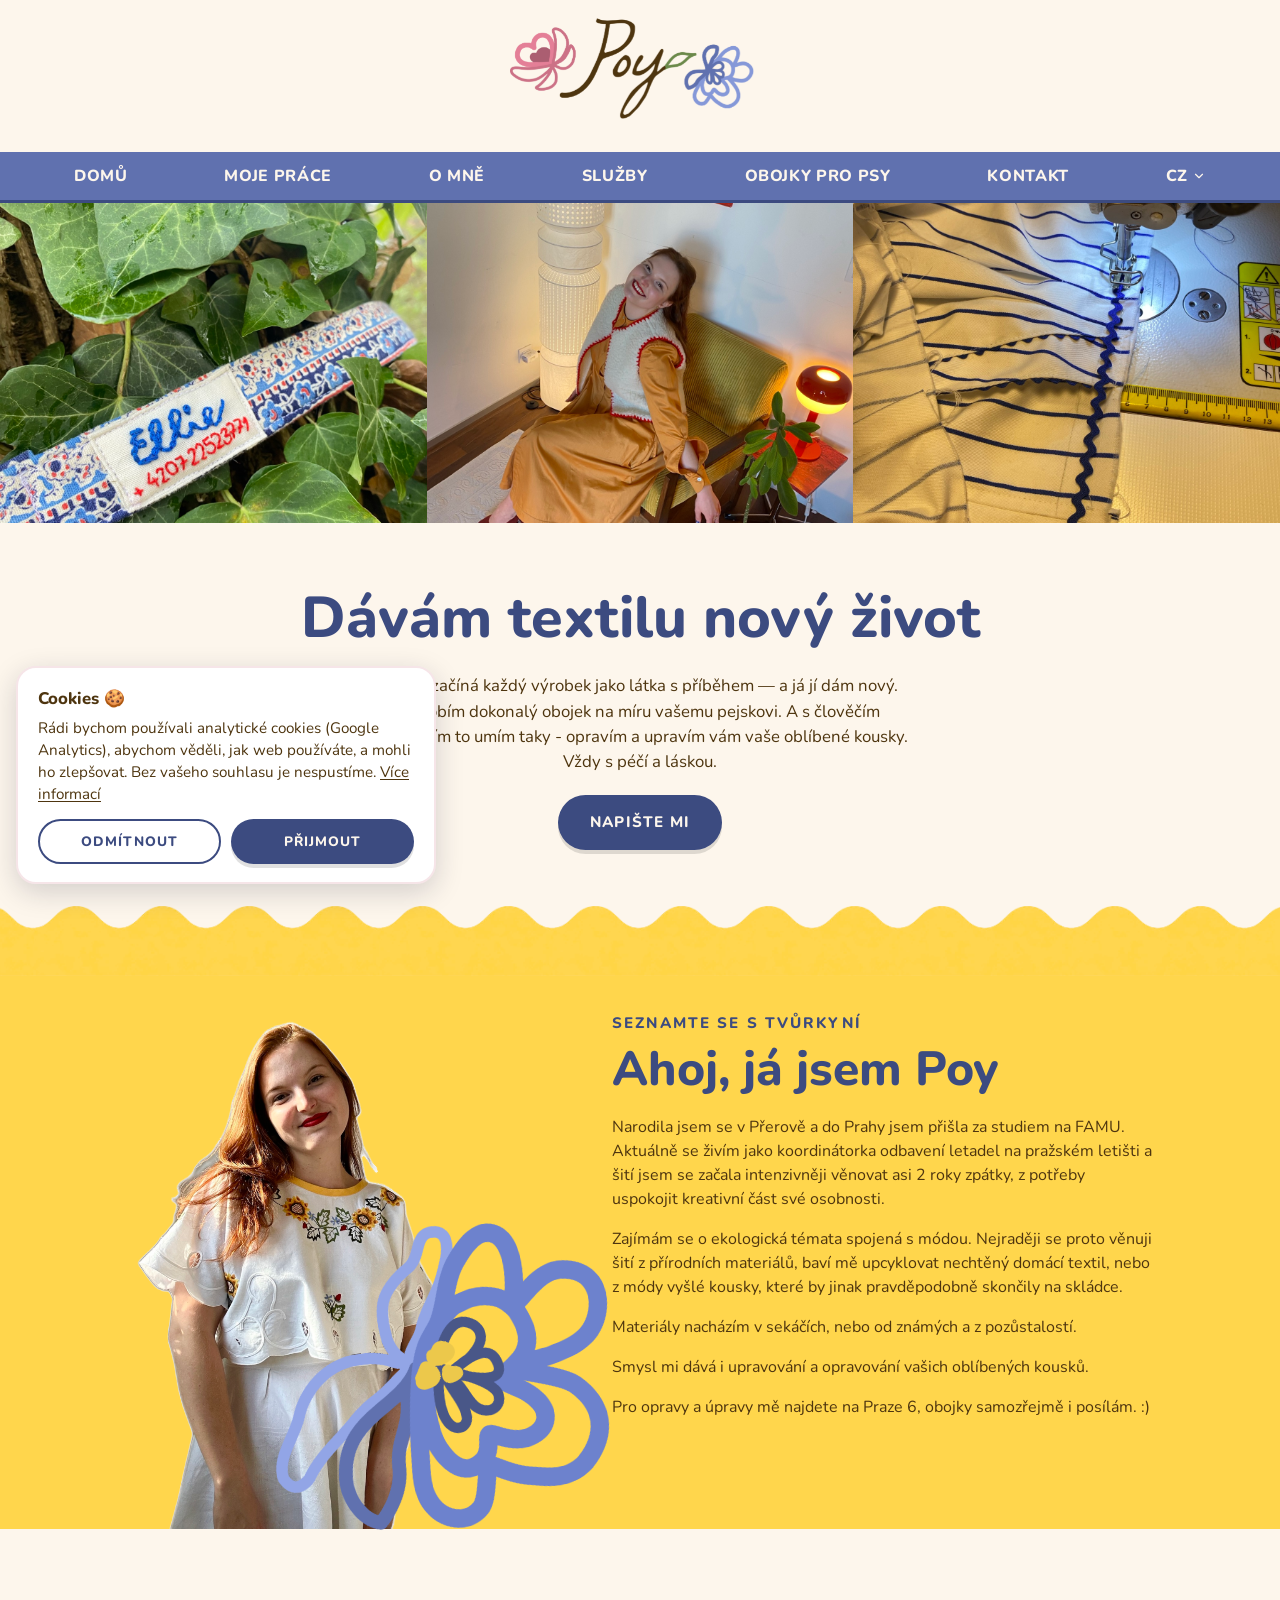
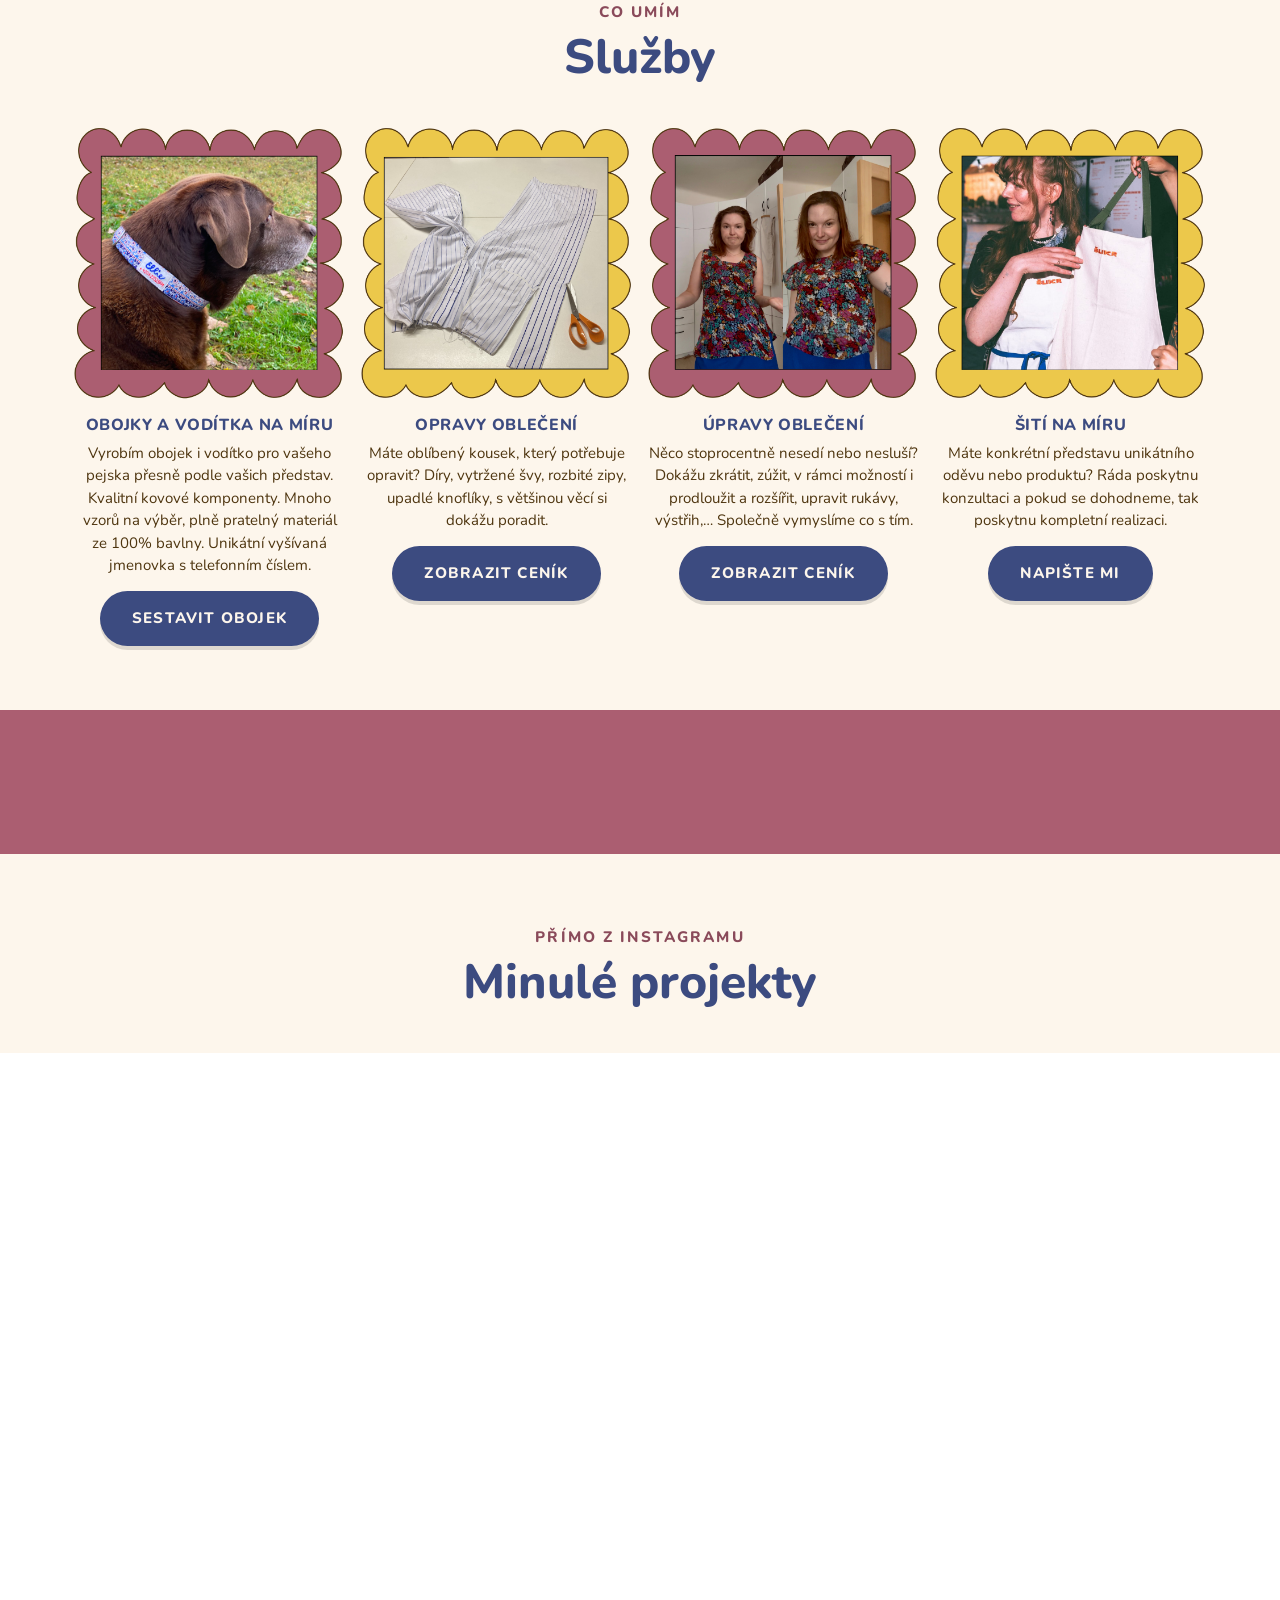
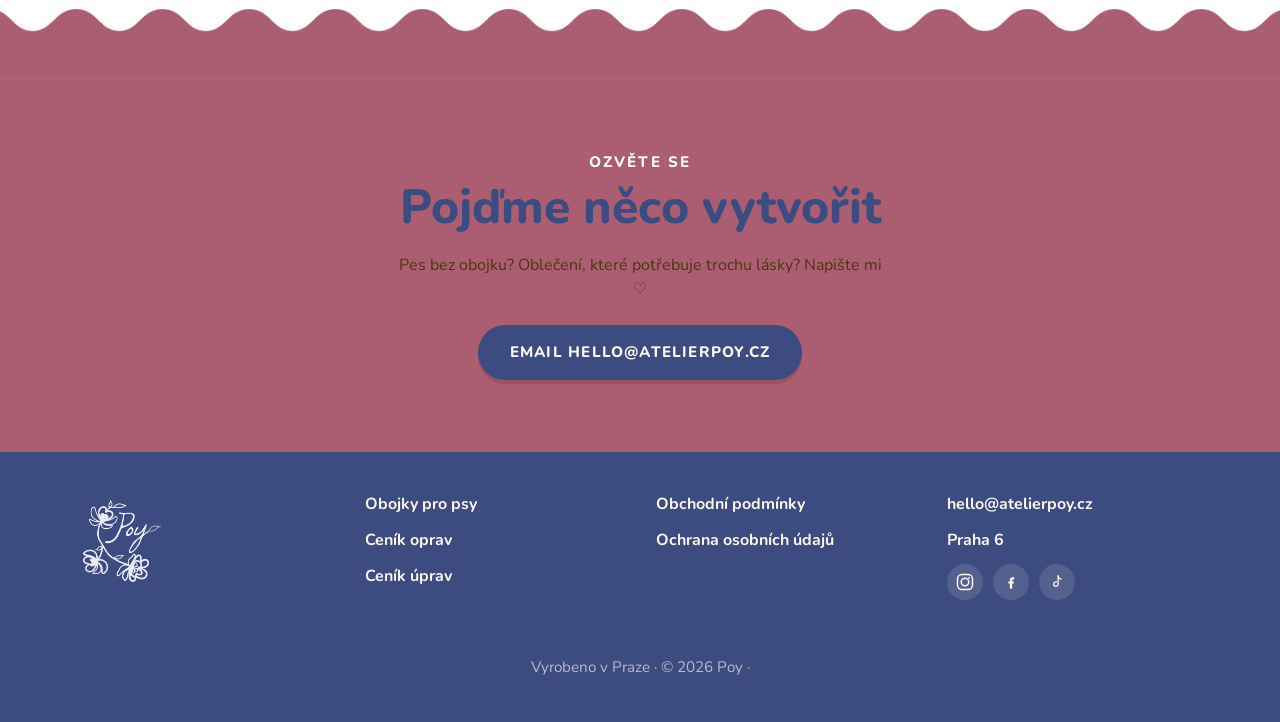
<file: index.html>
<!DOCTYPE html>
<html lang="cs">
<head>
<meta charset="UTF-8">
<meta name="viewport" content="width=device-width, initial-scale=1.0">
<title>Poy — Upcycled Dog Collars, Alterations &amp; Repairs</title>
<meta name="description" content="Poy makes upcycled, custom dog collars, plus clothing alterations and repairs. Handmade with care, one piece at a time.">
<link rel="stylesheet" href="styles.css?v=8">
</head>
<body>

<!-- anchor target for "back to top" links — kept separate from the sticky
     header, since browsers skip scrolling to a position:sticky element
     (it's always "in view" already, pinned at top:0) -->
<div id="top"></div>

<!-- ===========================================================
     Header / nav
     =========================================================== -->
<header class="site-header">

  <!-- Row 1: logo only, centered, no color block -->
  <div class="header-row header-row-logo">
    <a href="index.html" class="logo-link" aria-label="Poy — home" data-i18n-attr="aria-label:nav.logoAriaLabel">
      <img src="branding/logo_horizontal.png" alt="Poy" class="logo-img">
    </a>
  </div>

  <!-- Row 2: nav links + language switcher, on the blue color block.
       Below 640px this becomes the only header row — .logo-link-mobile
       shows here (hidden on desktop) while .header-row-logo above hides,
       so logo + hamburger end up sharing one row on mobile. -->
  <div class="header-row header-row-nav">
    <div class="container header-inner">
      <a href="index.html" class="logo-link logo-link-mobile" aria-label="Poy — home" data-i18n-attr="aria-label:nav.logoAriaLabel">
        <img src="branding/logo_horizontal.png" alt="Poy" class="logo-img">
      </a>

      <nav class="nav-side nav-left">
        <a href="index.html" data-i18n="nav.home">Home</a>
        <a href="#feed" data-i18n="nav.feed">What I do</a>
        <a href="#about" data-i18n="nav.about">About</a>
      </nav>

      <nav class="nav-side nav-right">
        <a href="#services" data-i18n="nav.services">Services</a>
        <a href="collars.html" data-i18n="nav.dogCollars">Dog collars</a>
        <a href="#contact" data-i18n="nav.contact">Contact</a>
      </nav>

      <!-- language switcher: current language + arrow, opens a dropdown
           with the other language. Plain fetch()+localStorage, see i18n.js -->
      <div class="lang-switch">
        <button type="button" class="lang-switch-trigger" aria-haspopup="true" aria-expanded="false">
          <span class="lang-switch-current">CZ</span>
          <svg viewBox="0 0 24 24" fill="none" xmlns="http://www.w3.org/2000/svg" aria-hidden="true">
            <path d="M6 9l6 6 6-6" stroke="currentColor" stroke-width="2" stroke-linecap="round" stroke-linejoin="round"/>
          </svg>
        </button>
        <div class="lang-switch-menu">
          <button type="button" class="lang-switch-option" data-lang="cz">CZ</button>
          <button type="button" class="lang-switch-option" data-lang="en">EN</button>
        </div>
      </div>

      <button class="nav-toggle" id="nav-toggle" aria-label="Toggle navigation" aria-expanded="false" data-i18n-attr="aria-label:nav.toggleAriaLabel">
        <span></span><span></span><span></span>
      </button>
    </div>

    <!-- mobile dropdown: all links in one list, shown via the hamburger toggle -->
    <nav class="mobile-nav" id="main-nav">
      <a href="index.html" data-i18n="nav.home">Home</a>
      <a href="#feed" data-i18n="nav.feed">What I do</a>
      <a href="#about" data-i18n="nav.about">About</a>
      <a href="#services" data-i18n="nav.services">Services</a>
      <a href="collars.html" data-i18n="nav.dogCollars">Dog collars</a>
      <a href="#contact" data-i18n="nav.contact">Contact</a>
      <div class="lang-switch">
        <button type="button" class="lang-switch-trigger" aria-haspopup="true" aria-expanded="false">
          <span class="lang-switch-current">CZ</span>
          <svg viewBox="0 0 24 24" fill="none" xmlns="http://www.w3.org/2000/svg" aria-hidden="true">
            <path d="M6 9l6 6 6-6" stroke="currentColor" stroke-width="2" stroke-linecap="round" stroke-linejoin="round"/>
          </svg>
        </button>
        <div class="lang-switch-menu">
          <button type="button" class="lang-switch-option" data-lang="cz">CZ</button>
          <button type="button" class="lang-switch-option" data-lang="en">EN</button>
        </div>
      </div>
    </nav>
  </div>
</header>

<main>

  <!-- ===========================================================
       Hero — highlight row + headline
       =========================================================== -->
  <section class="hero">

    <!-- PLACEHOLDER: each links to a dedicated portfolio page — not built yet -->
    <div class="hero-highlights">
      <a href="#" class="hero-highlight-link" aria-label="Custom collars portfolio — coming soon" data-i18n-attr="aria-label:hero.highlights.collarsAriaLabel">
        <img src="public/Collar.jpg" alt="Custom upcycled dog collar" data-i18n-attr="alt:hero.highlights.collarsAlt">
      </a>
      <a href="#" class="hero-highlight-link" aria-label="Alterations portfolio — coming soon" data-i18n-attr="aria-label:hero.highlights.alterationsAriaLabel">
        <img src="public/Alterations.jpg" alt="Clothing alteration in progress" data-i18n-attr="alt:hero.highlights.alterationsAlt">
      </a>
      <a href="#" class="hero-highlight-link" aria-label="Repairs portfolio — coming soon" data-i18n-attr="aria-label:hero.highlights.repairsAriaLabel">
        <img src="public/Fixes.jpg" alt="Garment repair in progress" data-i18n-attr="alt:hero.highlights.repairsAlt">
      </a>
    </div>

    <div class="container hero-inner">
      <div class="hero-text">
        <h1 data-i18n="hero.title">Navrhuju a šiju z nechtěného domácího textilu</h1>
        <p class="hero-sub" data-i18n="hero.subtitle">
          Every Poy collar starts as fabric that's already lived a life — reworked,
          resized, and made just for your dog. Clothes get a second chapter too,
          with alterations and repairs done by hand, one piece at a time.
        </p>
        <a href="#contact" class="btn btn-navy" data-i18n="hero.cta">Get in Touch</a>
      </div>
    </div>
    <div class="wave-divider wave-divider--about"></div>
  </section>

  <!-- ===========================================================
       About
       =========================================================== -->
  <section class="about" id="about">
    <div class="container about-inner">
      <div class="about-photo">
        <img src="public/about me transparent.png" alt="The maker behind Poy" class="about-photo-img" data-i18n-attr="alt:about.photoAlt">
        <img src="branding/blue_flower_hires.png" alt="" class="badge">
      </div>
      <div class="about-text">
        <p class="kicker" data-i18n="about.kicker">meet the maker</p>
        <h2 data-i18n="about.title">Hi, I'm the one behind Poy</h2>
        <p data-i18n="about.paragraphs.0">
          Narodila jsem se v Přerově a do Prahy jsem přišla za studiem na FAMU.
          Aktuálně se živím jako koordinátorka odbavení letadel na pražském
          letišti a šití jsem se začala intenzivněji věnovat asi 2 roky
          zpátky, z potřeby uspokojit kreativní část své osobnosti.
        </p>
        <p data-i18n="about.paragraphs.1">
          Zajímám se o ekologická témata spojená s módou. Nejraději se proto
          věnuji šití z přírodních materiálů, baví mě upcyklovat nechtěný
          domácí textil, nebo z módy vyšlé kousky, které by jinak
          pravděpodobně skončily na skládce.
        </p>
        <p data-i18n="about.paragraphs.2">
          Materiály nacházím v sekáčích, nebo od známých a z pozůstalostí.
        </p>
        <p data-i18n="about.paragraphs.3">
          Smysl mi dává i upravování a opravování vašich oblíbených kousků.
        </p>
        <p data-i18n="about.paragraphs.4">
          Pro opravy a úpravy mě najdete na Praze 6, obojky samozřejmě i posílám. :)
        </p>
      </div>
    </div>
  </section>

  <!-- ===========================================================
       Services
       =========================================================== -->
  <section class="services" id="services">
    <div class="container">
      <div class="section-heading">
        <p class="kicker" data-i18n="services.kicker">what I make &amp; mend</p>
        <h2 data-i18n="services.title">Services</h2>
      </div>

      <div class="card-grid">

        <article class="card">
          <img src="public/services picture 1.png" alt="Obojek pro psa na míru" class="card-img" data-i18n-attr="alt:services.cards.0.imgAlt">
          <div class="card-caption">
            <h3 data-i18n="services.cards.0.title">Obojky a vodítka na míru</h3>
            <p class="desc" data-i18n="services.cards.0.desc">Vyrobím obojek i vodítko pro vašeho pejska přesně podle vašich představ. Kvalitní kovové komponenty. Mnoho vzorů na výběr, plně pratelný materiál ze 100% bavlny. Ručně vyšívaná jmenovka s telefonním číslem.</p>
            <a href="collars.html" class="btn btn-navy card-cta" data-i18n="services.collarBuilderCta">Sestavit obojek</a>
          </div>
        </article>

        <article class="card">
          <img src="public/services pic 2.png" alt="Oprava oblečení" class="card-img" data-i18n-attr="alt:services.cards.1.imgAlt">
          <div class="card-caption">
            <h3 data-i18n="services.cards.1.title">Opravy a úpravy oblečení</h3>
            <p class="desc" data-i18n="services.cards.1.desc">Máte oblíbený kousek, který potřebuje opravit? Díry, vytržené švy, rozbité zipy, upadlé knoflíky, s většinou věcí si dokážu poradit.</p>
            <a href="mending-pricelist.html" class="btn btn-navy card-cta" data-i18n="services.mendingPricelistCta">See price list</a>
          </div>
        </article>

        <article class="card">
          <img src="public/services pic 3.png" alt="Úprava oblečení — před a po" class="card-img" data-i18n-attr="alt:services.cards.2.imgAlt">
          <div class="card-caption">
            <h3 data-i18n="services.cards.2.title">Úpravy oblečení</h3>
            <p class="desc" data-i18n="services.cards.2.desc">Nebo něco stoprocentně nesedí nebo nesluší? Dokážu zkrátit, zúžit, v rámci možností i prodloužit a rozšířit, upravit rukávy, výstřih,… Společně vymyslíme co s tím.</p>
            <a href="alterations-pricelist.html" class="btn btn-navy card-cta" data-i18n="services.alterationsPricelistCta">Zobrazit ceník</a>
          </div>
        </article>

        <article class="card">
          <img src="public/services pic 4.png" alt="Šití na míru" class="card-img" data-i18n-attr="alt:services.cards.3.imgAlt">
          <div class="card-caption">
            <h3 data-i18n="services.cards.3.title">Šití na míru</h3>
            <p class="desc" data-i18n="services.cards.3.desc">Máte konkrétní představu unikátního oděvu nebo produktu? Ráda poskytnu konzultaci a pokud se dohodneme, tak poskytnu kompletní realizaci.</p>
            <a href="#contact" class="btn btn-navy card-cta" data-i18n="services.contactCta">Napište mi</a>
          </div>
        </article>

      </div>
    </div>
  </section>

  <!-- ===========================================================
       Reviews
       =========================================================== -->
  <section class="reviews">
    <div class="container">
      <!-- Jotform reviews widget — replaces the old hand-coded carousel;
           its content and styling are managed in Jotform, not here -->
      <div id="JFWebsiteWidget-01a0fc7f8e0870008f336f0fae5b21a718b1"></div>
      <script src="https://www.jotform.com/website-widgets/embed/01a0fc7f8e0870008f336f0fae5b21a718b1" defer></script>
    </div>
  </section>

  <!-- ===========================================================
       Instagram feed
       =========================================================== -->
  <section class="feed" id="feed">
    <div class="container">
      <div class="section-heading">
        <p class="kicker" data-i18n="feed.kicker">follow along</p>
        <h2 data-i18n="feed.title">Straight from Instagram</h2>
      </div>
    </div>
    <div class="feed-widget">
      <!-- Elfsight Instagram Feed | Untitled Instagram Feed -->
      <script src="https://elfsightcdn.com/platform.js" async></script>
      <div class="elfsight-app-e6653e59-0c9c-44da-9caa-d957355130c3" data-elfsight-app-lazy></div>
    </div>
    <div class="wave-divider wave-divider--contact"></div>
  </section>

  <!-- ===========================================================
       Contact
       =========================================================== -->
  <section class="contact" id="contact">
    <div class="container">
      <p class="kicker" data-i18n="contact.kicker">say hello</p>
      <h2 data-i18n="contact.title">Let's make something</h2>
      <p data-i18n="contact.text">
        Got a dog who needs a collar, or clothes that need a little care?
        Send a message and let's talk about it.
      </p>
      <div class="contact-actions">
        <!-- PLACEHOLDER: swap for the real email before launch -->
        <a href="mailto:hello@atelierpoy.cz" class="btn btn-navy" data-track-location="contact_section" data-i18n="contact.emailButton">Email hello@atelierpoy.cz</a>
      </div>
    </div>
  </section>

</main>

<!-- ===========================================================
     Footer
     =========================================================== -->
<footer class="site-footer">
  <div class="container footer-inner">
    <div class="footer-col">
      <img src="branding/LOGO - PROFILOVKA.png" alt="Poy" class="footer-logo">
    </div>
    <div class="footer-col">
      <a href="collars.html" data-i18n="nav.dogCollars">Dog collars</a>
      <a href="mending-pricelist.html" data-i18n="footer.mendingPricelistLink">Mending price list</a>
      <a href="alterations-pricelist.html" data-i18n="footer.alterationsPricelistLink">Alterations price list</a>
    </div>
    <div class="footer-col">
      <a href="terms.html" data-i18n="footer.termsLink">Terms &amp; Conditions</a>
      <a href="privacy.html" data-i18n="footer.privacyLink">Privacy Policy</a>
    </div>
    <div class="footer-col">
      <!-- PLACEHOLDER: swap for the real email before launch -->
      <a href="mailto:hello@atelierpoy.cz" data-i18n="footer.emailLink">hello@atelierpoy.cz</a>
      <span data-i18n="footer.location">Prague 6</span>
      <div class="footer-socials">
        <!-- PLACEHOLDER: swap for the real Instagram handle before launch -->
        <a href="https://www.instagram.com/atelier_poy" target="_blank" rel="noopener" class="social-icon" aria-label="Instagram" data-i18n-attr="aria-label:footer.instagramLink">
          <svg viewBox="0 0 24 24" fill="none" xmlns="http://www.w3.org/2000/svg" aria-hidden="true">
            <rect x="2" y="2" width="20" height="20" rx="6" stroke="currentColor" stroke-width="2"/>
            <circle cx="12" cy="12" r="5" stroke="currentColor" stroke-width="2"/>
            <circle cx="17.5" cy="6.5" r="1.2" fill="currentColor"/>
          </svg>
        </a>
        <a href="https://www.facebook.com/profile.php?id=61593095477667" target="_blank" rel="noopener" class="social-icon" aria-label="Facebook" data-i18n-attr="aria-label:footer.facebookLink">
          <svg viewBox="0 0 24 24" fill="none" xmlns="http://www.w3.org/2000/svg" aria-hidden="true">
            <path d="M14.5 8.5h1.8V5.8h-2.1c-2.3 0-3.7 1.4-3.7 3.7v1.7H8.4v2.9h2.1V21h3v-6.9h2.2l.4-2.9h-2.6V9.7c0-.7.3-1.2 1-1.2Z" fill="currentColor"/>
          </svg>
        </a>
        <a href="https://www.tiktok.com/@atelier_poy" target="_blank" rel="noopener" class="social-icon" aria-label="TikTok" data-i18n-attr="aria-label:footer.tiktokLink">
          <svg viewBox="0 0 24 24" fill="none" xmlns="http://www.w3.org/2000/svg" aria-hidden="true">
            <path d="M13.5 4v10.8a3 3 0 1 1-2.3-2.9" stroke="currentColor" stroke-width="1.8" stroke-linecap="round" stroke-linejoin="round"/>
            <path d="M13.5 4c.3 2.2 1.9 3.9 4 4.2" stroke="currentColor" stroke-width="1.8" stroke-linecap="round" stroke-linejoin="round"/>
          </svg>
        </a>
      </div>
    </div>
    <p class="footer-note" data-i18n="footer.note">Made in Prague · &copy; 2026 Poy · All collars one-of-a-kind</p>
  </div>
</footer>

<script src="consent.js?v=5"></script>
<script src="script.js?v=7"></script>
<script src="i18n.js?v=2"></script>
</body>
</html>
</file>
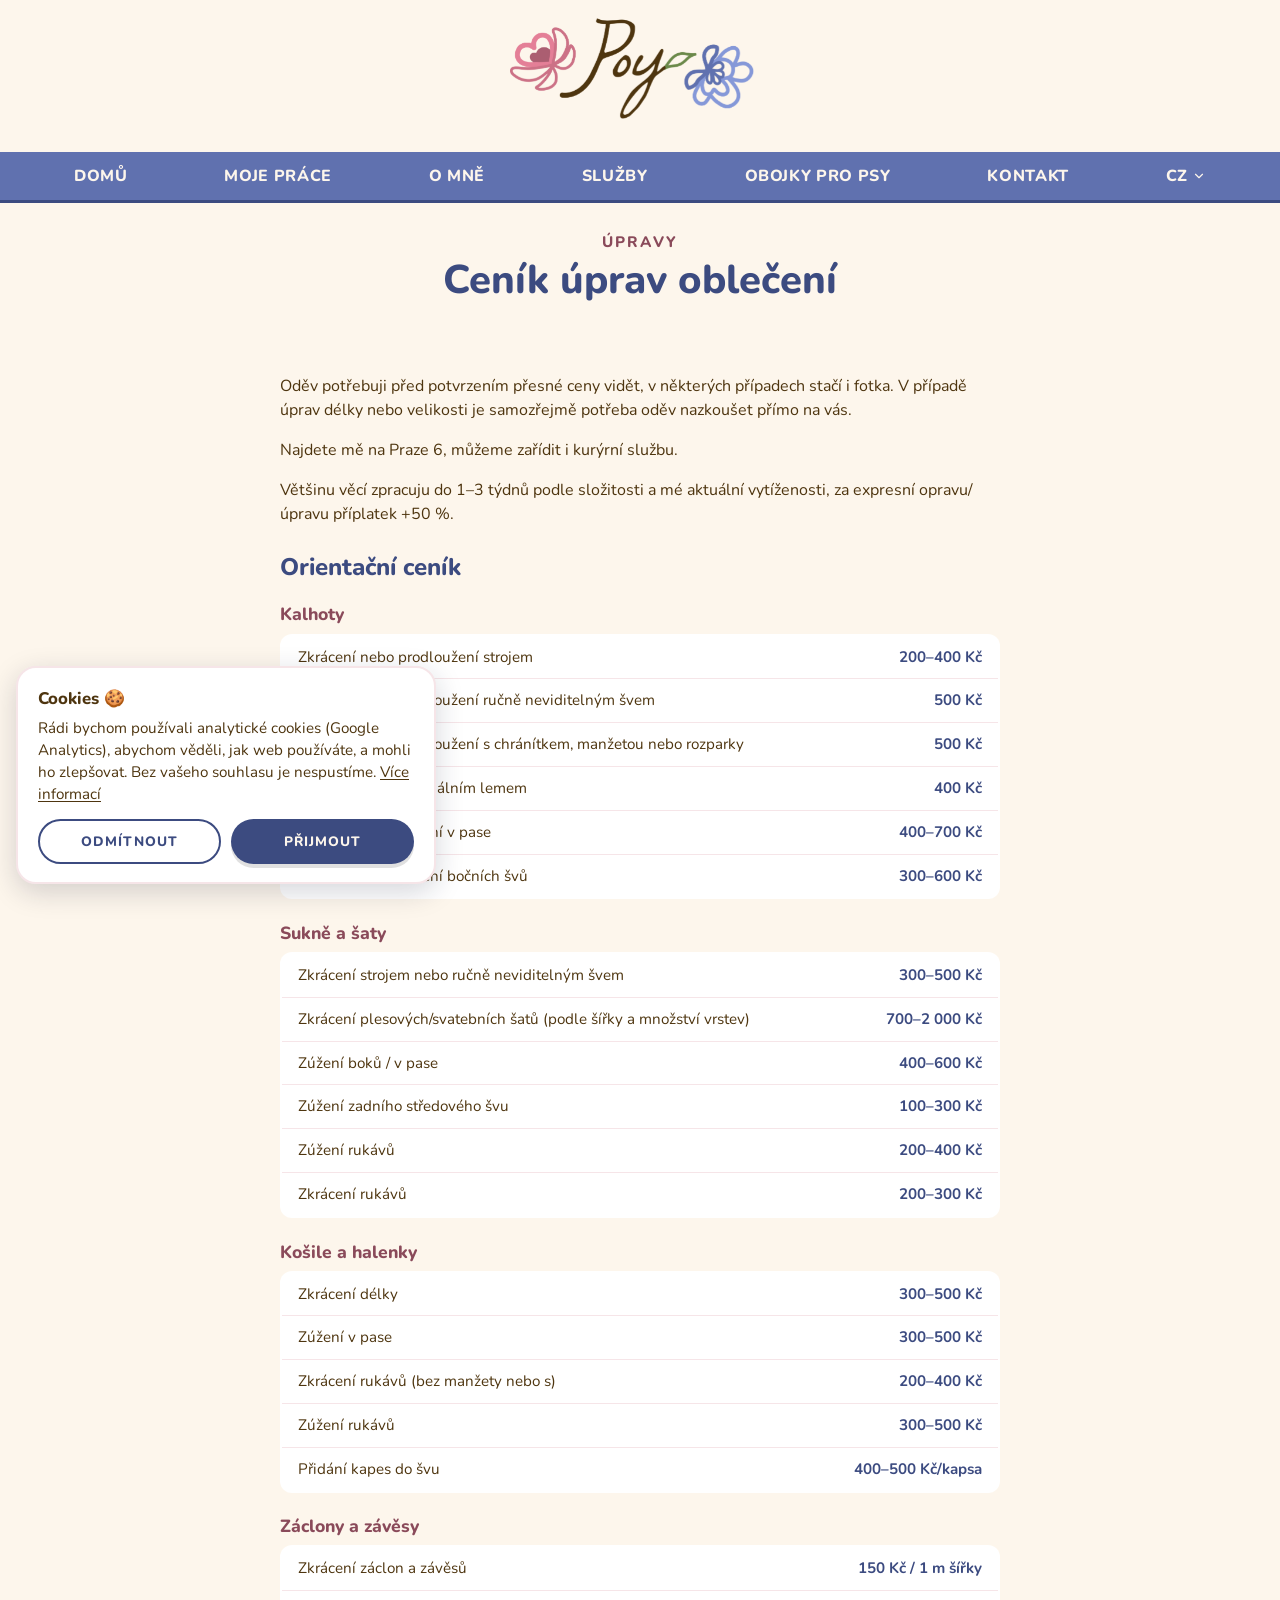
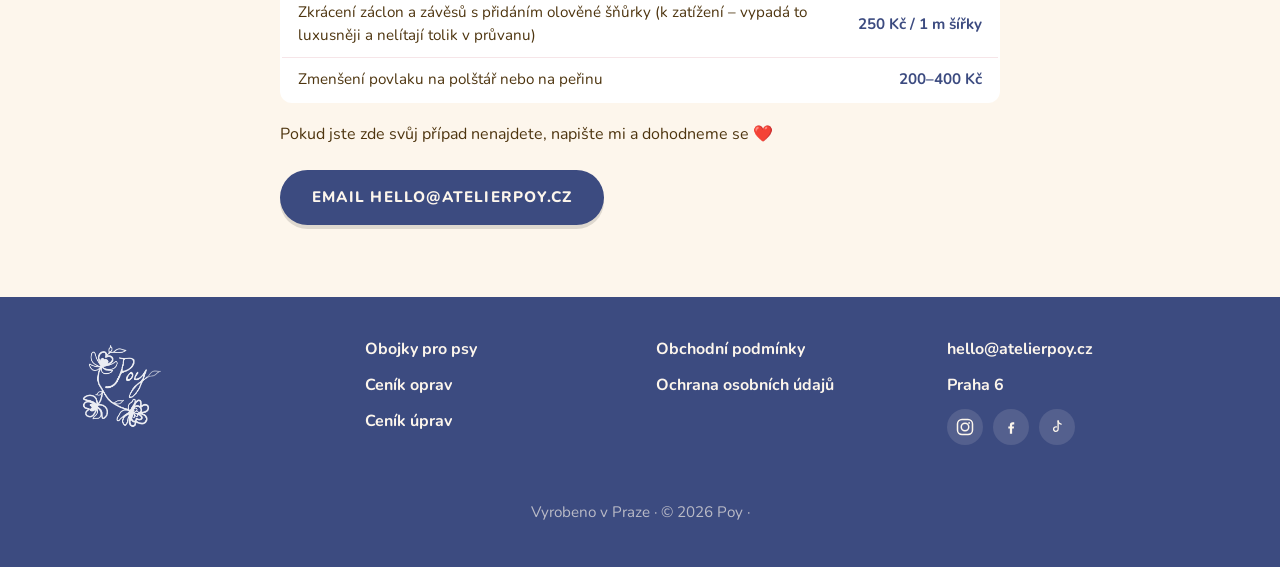
<file: alterations-pricelist.html>
<!DOCTYPE html>
<html lang="cs">
<head>
<meta charset="UTF-8">
<meta name="viewport" content="width=device-width, initial-scale=1.0">
<title>Poy — Alterations Price List</title>
<meta name="description" content="Approximate prices for Poy's clothing alterations — hemming, taking in, sleeves, curtains and more.">
<link rel="stylesheet" href="styles.css?v=8">
</head>
<body>

<!-- anchor target for "back to top" links — kept separate from the sticky
     header, since browsers skip scrolling to a position:sticky element
     (it's always "in view" already, pinned at top:0) -->
<div id="top"></div>

<!-- ===========================================================
     Header / nav — copied verbatim from index.html so this page
     reads as part of the same site, not a separate app
     =========================================================== -->
<header class="site-header">

  <!-- Row 1: logo only, centered, no color block -->
  <div class="header-row header-row-logo">
    <a href="index.html" class="logo-link" aria-label="Poy — home" data-i18n-attr="aria-label:nav.logoAriaLabel">
      <img src="branding/logo_horizontal.png" alt="Poy" class="logo-img">
    </a>
  </div>

  <!-- Row 2: nav links + language switcher, on the blue color block.
       Below 640px this becomes the only header row — .logo-link-mobile
       shows here (hidden on desktop) while .header-row-logo above hides,
       so logo + hamburger end up sharing one row on mobile. -->
  <div class="header-row header-row-nav">
    <div class="container header-inner">
      <a href="index.html" class="logo-link logo-link-mobile" aria-label="Poy — home" data-i18n-attr="aria-label:nav.logoAriaLabel">
        <img src="branding/logo_horizontal.png" alt="Poy" class="logo-img">
      </a>

      <nav class="nav-side nav-left">
        <a href="index.html" data-i18n="nav.home">Home</a>
        <a href="index.html#feed" data-i18n="nav.feed">What I do</a>
        <a href="index.html#about" data-i18n="nav.about">About</a>
      </nav>

      <nav class="nav-side nav-right">
        <a href="index.html#services" data-i18n="nav.services">Services</a>
        <a href="collars.html" data-i18n="nav.dogCollars">Dog collars</a>
        <a href="index.html#contact" data-i18n="nav.contact">Contact</a>
      </nav>

      <!-- language switcher: current language + arrow, opens a dropdown
           with the other language. Plain fetch()+localStorage, see i18n.js -->
      <div class="lang-switch">
        <button type="button" class="lang-switch-trigger" aria-haspopup="true" aria-expanded="false">
          <span class="lang-switch-current">CZ</span>
          <svg viewBox="0 0 24 24" fill="none" xmlns="http://www.w3.org/2000/svg" aria-hidden="true">
            <path d="M6 9l6 6 6-6" stroke="currentColor" stroke-width="2" stroke-linecap="round" stroke-linejoin="round"/>
          </svg>
        </button>
        <div class="lang-switch-menu">
          <button type="button" class="lang-switch-option" data-lang="cz">CZ</button>
          <button type="button" class="lang-switch-option" data-lang="en">EN</button>
        </div>
      </div>

      <button class="nav-toggle" id="nav-toggle" aria-label="Toggle navigation" aria-expanded="false" data-i18n-attr="aria-label:nav.toggleAriaLabel">
        <span></span><span></span><span></span>
      </button>
    </div>

    <!-- mobile dropdown: all links in one list, shown via the hamburger toggle -->
    <nav class="mobile-nav" id="main-nav">
      <a href="index.html" data-i18n="nav.home">Home</a>
      <a href="index.html#feed" data-i18n="nav.feed">What I do</a>
      <a href="index.html#about" data-i18n="nav.about">About</a>
      <a href="index.html#services" data-i18n="nav.services">Services</a>
      <a href="collars.html" data-i18n="nav.dogCollars">Dog collars</a>
      <a href="index.html#contact" data-i18n="nav.contact">Contact</a>
      <div class="lang-switch">
        <button type="button" class="lang-switch-trigger" aria-haspopup="true" aria-expanded="false">
          <span class="lang-switch-current">CZ</span>
          <svg viewBox="0 0 24 24" fill="none" xmlns="http://www.w3.org/2000/svg" aria-hidden="true">
            <path d="M6 9l6 6 6-6" stroke="currentColor" stroke-width="2" stroke-linecap="round" stroke-linejoin="round"/>
          </svg>
        </button>
        <div class="lang-switch-menu">
          <button type="button" class="lang-switch-option" data-lang="cz">CZ</button>
          <button type="button" class="lang-switch-option" data-lang="en">EN</button>
        </div>
      </div>
    </nav>
  </div>
</header>

<main>

  <!-- ===========================================================
       Page hero — kicker + heading, no photos (same generic pattern
       reused from collars.html's .collar-hero)
       =========================================================== -->
  <section class="collar-hero">
    <div class="container">
      <p class="kicker" data-i18n="alterationsPricelist.kicker">alterations</p>
      <h1 data-i18n="alterationsPricelist.title">Alterations Price List</h1>
    </div>
  </section>

  <!-- content styling (.mending-section/.mending-content/.price-table*)
       is shared with mending-pricelist.html — purely generic page-content
       styling, not specific to either service, so reused as-is -->
  <section class="mending-section">
    <div class="container">
      <div class="mending-content">

        <p data-i18n="alterationsPricelist.intro.fitting">I&rsquo;ll need to see the garment before I can confirm the exact price; in some cases, a photo will suffice. If size/length alterations are required, you will, of course, need to try the garment on.</p>
        <p data-i18n="alterationsPricelist.intro.location">I&rsquo;m based in Prague 6, but we can also arrange a courier service.</p>
        <p data-i18n="alterationsPricelist.intro.turnaround">I usually complete most jobs within 1&ndash;3 weeks, depending on the complexity and my current workload; there&rsquo;s a 50% surcharge for express repairs or alterations.</p>

        <h2 data-i18n="alterationsPricelist.listHeading">Approximate price list</h2>

        <h3 data-i18n="alterationsPricelist.categories.trousers.heading">Trousers &amp; Jeans</h3>
        <div class="price-table-wrap">
          <table class="price-table">
            <tbody>
              <tr>
                <td data-i18n="alterationsPricelist.categories.trousers.items.0.name">Machine hemming or lengthening</td>
                <td data-i18n="alterationsPricelist.categories.trousers.items.0.price">200&ndash;400 CZK</td>
              </tr>
              <tr>
                <td data-i18n="alterationsPricelist.categories.trousers.items.1.name">Hand hemming or lengthening with an invisible seam</td>
                <td data-i18n="alterationsPricelist.categories.trousers.items.1.price">500 CZK</td>
              </tr>
              <tr>
                <td data-i18n="alterationsPricelist.categories.trousers.items.2.name">Hemming or lengthening with a fly, cuff or slits</td>
                <td data-i18n="alterationsPricelist.categories.trousers.items.2.price">500 CZK</td>
              </tr>
              <tr>
                <td data-i18n="alterationsPricelist.categories.trousers.items.3.name">Hemming of jeans with the original hem</td>
                <td data-i18n="alterationsPricelist.categories.trousers.items.3.price">400 CZK</td>
              </tr>
              <tr>
                <td data-i18n="alterationsPricelist.categories.trousers.items.4.name">Tightening or widening at the waist</td>
                <td data-i18n="alterationsPricelist.categories.trousers.items.4.price">400&ndash;700 CZK</td>
              </tr>
              <tr>
                <td data-i18n="alterationsPricelist.categories.trousers.items.5.name">Tightening or widening of side seams</td>
                <td data-i18n="alterationsPricelist.categories.trousers.items.5.price">300&ndash;600 CZK</td>
              </tr>
            </tbody>
          </table>
        </div>

        <h3 data-i18n="alterationsPricelist.categories.dresses.heading">Skirts &amp; Dresses</h3>
        <div class="price-table-wrap">
          <table class="price-table">
            <tbody>
              <tr>
                <td data-i18n="alterationsPricelist.categories.dresses.items.0.name">Shortening and hemming by machine or by hand with an invisible seam</td>
                <td data-i18n="alterationsPricelist.categories.dresses.items.0.price">300&ndash;500 CZK</td>
              </tr>
              <tr>
                <td data-i18n="alterationsPricelist.categories.dresses.items.1.name">Shortening and hemming of ball gowns/wedding dresses (depending on width and number of layers)</td>
                <td data-i18n="alterationsPricelist.categories.dresses.items.1.price">700&ndash;2,000 CZK</td>
              </tr>
              <tr>
                <td data-i18n="alterationsPricelist.categories.dresses.items.2.name">Taking in at the hips/waist</td>
                <td data-i18n="alterationsPricelist.categories.dresses.items.2.price">400&ndash;600 CZK</td>
              </tr>
              <tr>
                <td data-i18n="alterationsPricelist.categories.dresses.items.3.name">Taking in the centre back seam</td>
                <td data-i18n="alterationsPricelist.categories.dresses.items.3.price">100&ndash;300 CZK</td>
              </tr>
              <tr>
                <td data-i18n="alterationsPricelist.categories.dresses.items.4.name">Taking in the sleeves</td>
                <td data-i18n="alterationsPricelist.categories.dresses.items.4.price">200&ndash;400 CZK</td>
              </tr>
              <tr>
                <td data-i18n="alterationsPricelist.categories.dresses.items.5.name">Shortening the sleeves</td>
                <td data-i18n="alterationsPricelist.categories.dresses.items.5.price">200&ndash;300 CZK</td>
              </tr>
            </tbody>
          </table>
        </div>

        <h3 data-i18n="alterationsPricelist.categories.shirts.heading">Shirts &amp; Blouses</h3>
        <div class="price-table-wrap">
          <table class="price-table">
            <tbody>
              <tr>
                <td data-i18n="alterationsPricelist.categories.shirts.items.0.name">Shortening the length</td>
                <td data-i18n="alterationsPricelist.categories.shirts.items.0.price">300&ndash;500 CZK</td>
              </tr>
              <tr>
                <td data-i18n="alterationsPricelist.categories.shirts.items.1.name">Taking in at the waist</td>
                <td data-i18n="alterationsPricelist.categories.shirts.items.1.price">300&ndash;500 CZK</td>
              </tr>
              <tr>
                <td data-i18n="alterationsPricelist.categories.shirts.items.2.name">Shortening the sleeves (with or without cuffs)</td>
                <td data-i18n="alterationsPricelist.categories.shirts.items.2.price">200&ndash;400 CZK</td>
              </tr>
              <tr>
                <td data-i18n="alterationsPricelist.categories.shirts.items.3.name">Taking in the sleeves</td>
                <td data-i18n="alterationsPricelist.categories.shirts.items.3.price">300&ndash;500 CZK</td>
              </tr>
              <tr>
                <td data-i18n="alterationsPricelist.categories.shirts.items.4.name">Adding pockets to the seam</td>
                <td data-i18n="alterationsPricelist.categories.shirts.items.4.price">400&ndash;500 CZK per pocket</td>
              </tr>
            </tbody>
          </table>
        </div>

        <h3 data-i18n="alterationsPricelist.categories.curtains.heading">Curtains &amp; Drapes</h3>
        <div class="price-table-wrap">
          <table class="price-table">
            <tbody>
              <tr>
                <td data-i18n="alterationsPricelist.categories.curtains.items.0.name">Shortening curtains and drapes</td>
                <td data-i18n="alterationsPricelist.categories.curtains.items.0.price">150 CZK per metre in width</td>
              </tr>
              <tr>
                <td data-i18n="alterationsPricelist.categories.curtains.items.1.name">Shortening curtains and drapes with the addition of a lead weight cord (to weigh them down &mdash; it looks more luxurious and they don&rsquo;t flap about as much in a draught)</td>
                <td data-i18n="alterationsPricelist.categories.curtains.items.1.price">250 CZK per metre in width</td>
              </tr>
              <tr>
                <td data-i18n="alterationsPricelist.categories.curtains.items.2.name">Resizing a pillowcase or duvet cover</td>
                <td data-i18n="alterationsPricelist.categories.curtains.items.2.price">200&ndash;400 CZK</td>
              </tr>
            </tbody>
          </table>
        </div>

        <p data-i18n="alterationsPricelist.closingNote">If you can&rsquo;t find your specific case here, please write me an e-mail and we&rsquo;ll sort it out &#10084;&#65039;</p>
        <div class="mending-cta">
          <!-- PLACEHOLDER: swap for the real email before launch -->
          <a href="mailto:hello@atelierpoy.cz" class="btn btn-navy" data-track-location="alterations_pricelist" data-i18n="alterationsPricelist.emailCta">Email hello@atelierpoy.cz</a>
        </div>

      </div>
    </div>
  </section>

</main>

<!-- ===========================================================
     Footer — copied verbatim from index.html
     =========================================================== -->
<footer class="site-footer">
  <div class="container footer-inner">
    <div class="footer-col">
      <img src="branding/LOGO - PROFILOVKA.png" alt="Poy" class="footer-logo">
    </div>
    <div class="footer-col">
      <a href="collars.html" data-i18n="nav.dogCollars">Dog collars</a>
      <a href="mending-pricelist.html" data-i18n="footer.mendingPricelistLink">Mending price list</a>
      <a href="alterations-pricelist.html" data-i18n="footer.alterationsPricelistLink">Alterations price list</a>
    </div>
    <div class="footer-col">
      <a href="terms.html" data-i18n="footer.termsLink">Terms &amp; Conditions</a>
      <a href="privacy.html" data-i18n="footer.privacyLink">Privacy Policy</a>
    </div>
    <div class="footer-col">
      <!-- PLACEHOLDER: swap for the real email before launch -->
      <a href="mailto:hello@atelierpoy.cz" data-i18n="footer.emailLink">hello@atelierpoy.cz</a>
      <span data-i18n="footer.location">Prague 6</span>
      <div class="footer-socials">
        <!-- PLACEHOLDER: swap for the real Instagram handle before launch -->
        <a href="https://www.instagram.com/atelier_poy" target="_blank" rel="noopener" class="social-icon" aria-label="Instagram" data-i18n-attr="aria-label:footer.instagramLink">
          <svg viewBox="0 0 24 24" fill="none" xmlns="http://www.w3.org/2000/svg" aria-hidden="true">
            <rect x="2" y="2" width="20" height="20" rx="6" stroke="currentColor" stroke-width="2"/>
            <circle cx="12" cy="12" r="5" stroke="currentColor" stroke-width="2"/>
            <circle cx="17.5" cy="6.5" r="1.2" fill="currentColor"/>
          </svg>
        </a>
        <a href="https://www.facebook.com/profile.php?id=61593095477667" target="_blank" rel="noopener" class="social-icon" aria-label="Facebook" data-i18n-attr="aria-label:footer.facebookLink">
          <svg viewBox="0 0 24 24" fill="none" xmlns="http://www.w3.org/2000/svg" aria-hidden="true">
            <path d="M14.5 8.5h1.8V5.8h-2.1c-2.3 0-3.7 1.4-3.7 3.7v1.7H8.4v2.9h2.1V21h3v-6.9h2.2l.4-2.9h-2.6V9.7c0-.7.3-1.2 1-1.2Z" fill="currentColor"/>
          </svg>
        </a>
        <a href="https://www.tiktok.com/@atelier_poy" target="_blank" rel="noopener" class="social-icon" aria-label="TikTok" data-i18n-attr="aria-label:footer.tiktokLink">
          <svg viewBox="0 0 24 24" fill="none" xmlns="http://www.w3.org/2000/svg" aria-hidden="true">
            <path d="M13.5 4v10.8a3 3 0 1 1-2.3-2.9" stroke="currentColor" stroke-width="1.8" stroke-linecap="round" stroke-linejoin="round"/>
            <path d="M13.5 4c.3 2.2 1.9 3.9 4 4.2" stroke="currentColor" stroke-width="1.8" stroke-linecap="round" stroke-linejoin="round"/>
          </svg>
        </a>
      </div>
    </div>
    <p class="footer-note" data-i18n="footer.note">Made in Prague · &copy; 2026 Poy ·</p>
  </div>
</footer>

<script src="consent.js?v=5"></script>
<script src="script.js?v=7"></script>
<script src="i18n.js?v=2"></script>
</body>
</html>
</file>
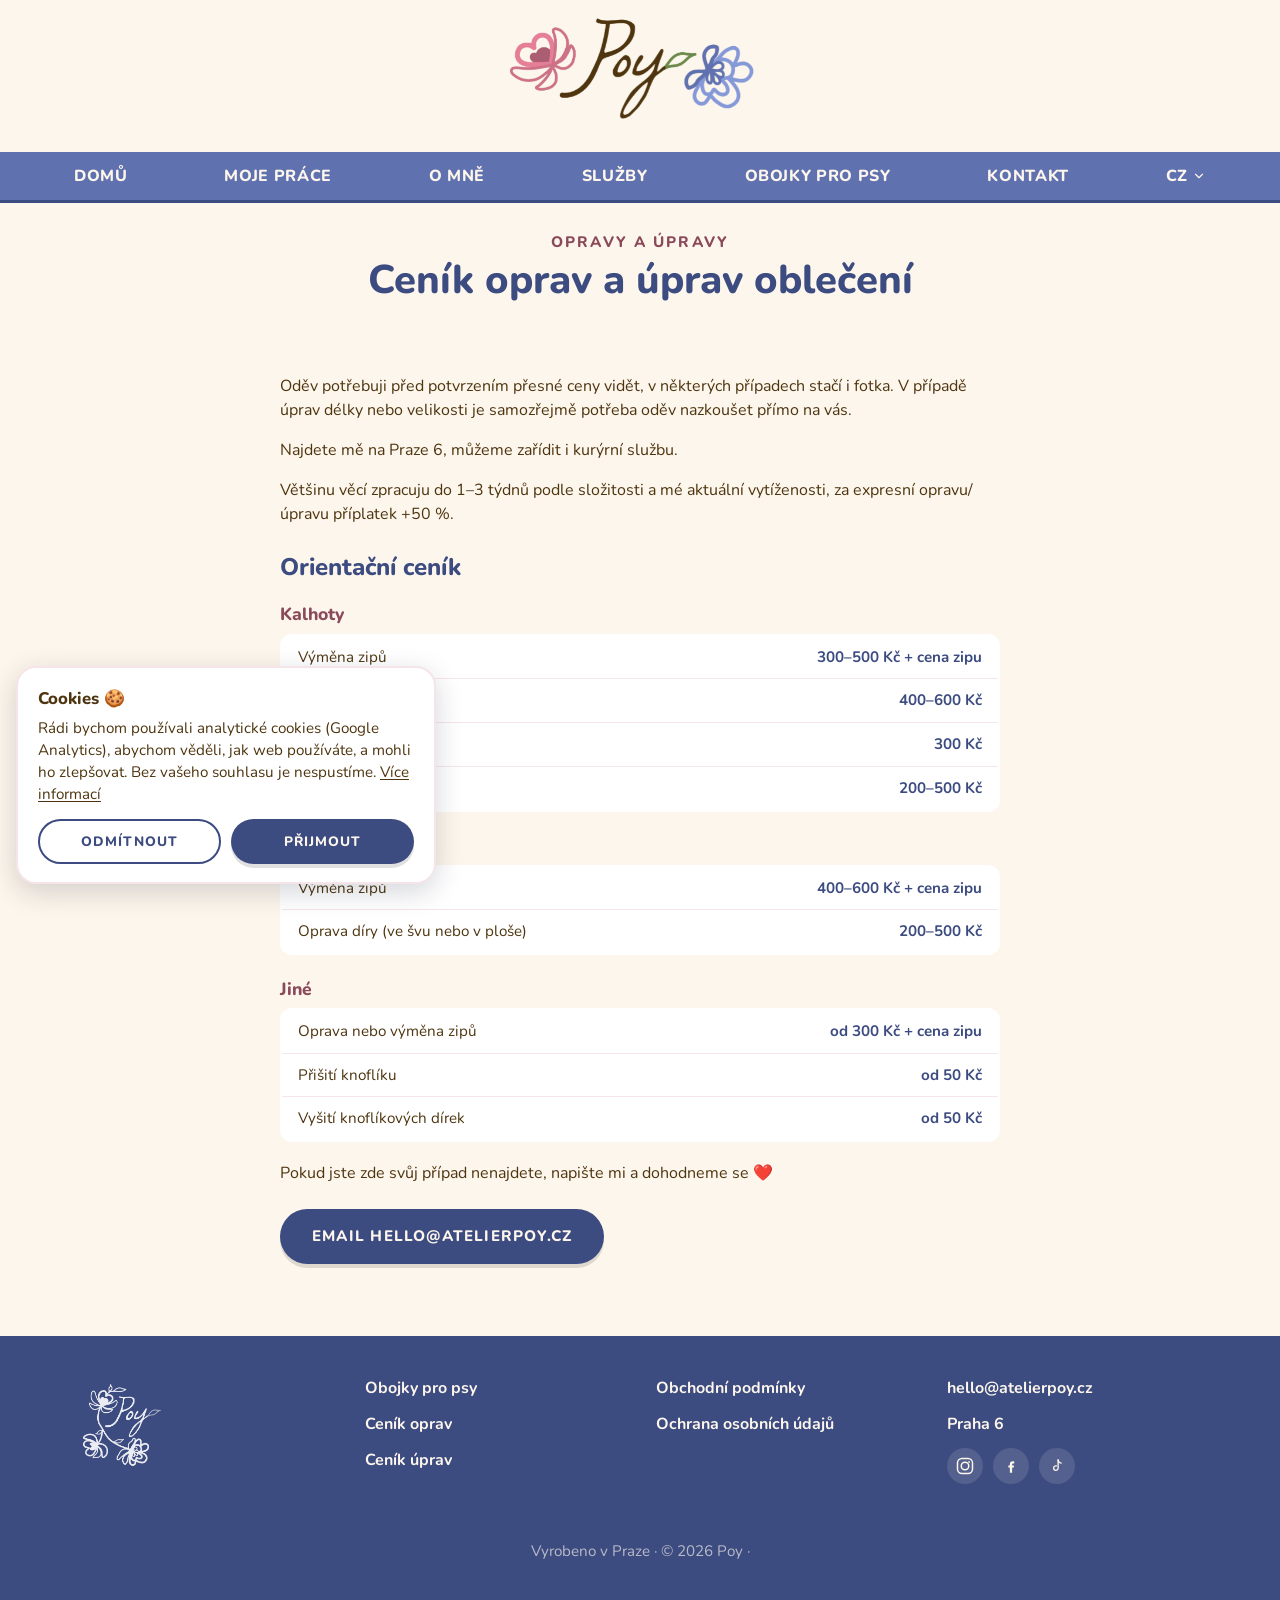
<file: mending-pricelist.html>
<!DOCTYPE html>
<html lang="cs">
<head>
<meta charset="UTF-8">
<meta name="viewport" content="width=device-width, initial-scale=1.0">
<title>Poy — Mending &amp; Alteration Price List</title>
<meta name="description" content="Approximate prices for Poy's clothing repairs and alterations — zippers, pockets, hems, buttons and more.">
<link rel="stylesheet" href="styles.css?v=8">
</head>
<body>

<!-- anchor target for "back to top" links — kept separate from the sticky
     header, since browsers skip scrolling to a position:sticky element
     (it's always "in view" already, pinned at top:0) -->
<div id="top"></div>

<!-- ===========================================================
     Header / nav — copied verbatim from index.html so this page
     reads as part of the same site, not a separate app
     =========================================================== -->
<header class="site-header">

  <!-- Row 1: logo only, centered, no color block -->
  <div class="header-row header-row-logo">
    <a href="index.html" class="logo-link" aria-label="Poy — home" data-i18n-attr="aria-label:nav.logoAriaLabel">
      <img src="branding/logo_horizontal.png" alt="Poy" class="logo-img">
    </a>
  </div>

  <!-- Row 2: nav links + language switcher, on the blue color block.
       Below 640px this becomes the only header row — .logo-link-mobile
       shows here (hidden on desktop) while .header-row-logo above hides,
       so logo + hamburger end up sharing one row on mobile. -->
  <div class="header-row header-row-nav">
    <div class="container header-inner">
      <a href="index.html" class="logo-link logo-link-mobile" aria-label="Poy — home" data-i18n-attr="aria-label:nav.logoAriaLabel">
        <img src="branding/logo_horizontal.png" alt="Poy" class="logo-img">
      </a>

      <nav class="nav-side nav-left">
        <a href="index.html" data-i18n="nav.home">Home</a>
        <a href="index.html#feed" data-i18n="nav.feed">What I do</a>
        <a href="index.html#about" data-i18n="nav.about">About</a>
      </nav>

      <nav class="nav-side nav-right">
        <a href="index.html#services" data-i18n="nav.services">Services</a>
        <a href="collars.html" data-i18n="nav.dogCollars">Dog collars</a>
        <a href="index.html#contact" data-i18n="nav.contact">Contact</a>
      </nav>

      <!-- language switcher: current language + arrow, opens a dropdown
           with the other language. Plain fetch()+localStorage, see i18n.js -->
      <div class="lang-switch">
        <button type="button" class="lang-switch-trigger" aria-haspopup="true" aria-expanded="false">
          <span class="lang-switch-current">CZ</span>
          <svg viewBox="0 0 24 24" fill="none" xmlns="http://www.w3.org/2000/svg" aria-hidden="true">
            <path d="M6 9l6 6 6-6" stroke="currentColor" stroke-width="2" stroke-linecap="round" stroke-linejoin="round"/>
          </svg>
        </button>
        <div class="lang-switch-menu">
          <button type="button" class="lang-switch-option" data-lang="cz">CZ</button>
          <button type="button" class="lang-switch-option" data-lang="en">EN</button>
        </div>
      </div>

      <button class="nav-toggle" id="nav-toggle" aria-label="Toggle navigation" aria-expanded="false" data-i18n-attr="aria-label:nav.toggleAriaLabel">
        <span></span><span></span><span></span>
      </button>
    </div>

    <!-- mobile dropdown: all links in one list, shown via the hamburger toggle -->
    <nav class="mobile-nav" id="main-nav">
      <a href="index.html" data-i18n="nav.home">Home</a>
      <a href="index.html#feed" data-i18n="nav.feed">What I do</a>
      <a href="index.html#about" data-i18n="nav.about">About</a>
      <a href="index.html#services" data-i18n="nav.services">Services</a>
      <a href="collars.html" data-i18n="nav.dogCollars">Dog collars</a>
      <a href="index.html#contact" data-i18n="nav.contact">Contact</a>
      <div class="lang-switch">
        <button type="button" class="lang-switch-trigger" aria-haspopup="true" aria-expanded="false">
          <span class="lang-switch-current">CZ</span>
          <svg viewBox="0 0 24 24" fill="none" xmlns="http://www.w3.org/2000/svg" aria-hidden="true">
            <path d="M6 9l6 6 6-6" stroke="currentColor" stroke-width="2" stroke-linecap="round" stroke-linejoin="round"/>
          </svg>
        </button>
        <div class="lang-switch-menu">
          <button type="button" class="lang-switch-option" data-lang="cz">CZ</button>
          <button type="button" class="lang-switch-option" data-lang="en">EN</button>
        </div>
      </div>
    </nav>
  </div>
</header>

<main>

  <!-- ===========================================================
       Page hero — kicker + heading, no photos (same pattern as
       collars.html's .collar-hero, reused as-is since it's purely
       generic layout/typography, not collar-specific)
       =========================================================== -->
  <section class="collar-hero">
    <div class="container">
      <p class="kicker" data-i18n="mendingPricelist.kicker">mending &amp; alterations</p>
      <h1 data-i18n="mendingPricelist.title">Mending &amp; Alteration Price List</h1>
    </div>
  </section>

  <section class="mending-section">
    <div class="container">
      <div class="mending-content">

        <p data-i18n="mendingPricelist.intro.fitting">I&rsquo;ll need to see the garment before I can confirm the exact price; in some cases, a photo will suffice. If size/length alterations are required, you will, of course, need to try the garment on.</p>
        <p data-i18n="mendingPricelist.intro.location">I&rsquo;m based in Prague 6, but we can also arrange a courier service.</p>
        <p data-i18n="mendingPricelist.intro.turnaround">I usually complete most jobs within 1&ndash;3 weeks, depending on the complexity and my current workload; there&rsquo;s a 50% surcharge for express repairs or alterations.</p>

        <h2 data-i18n="mendingPricelist.listHeading">Approximate price list</h2>

        <h3 data-i18n="mendingPricelist.categories.trousers.heading">Trousers &amp; Jeans</h3>
        <div class="price-table-wrap">
          <table class="price-table">
            <tbody>
              <tr>
                <td data-i18n="mendingPricelist.categories.trousers.items.0.name">Zipper replacement</td>
                <td data-i18n="mendingPricelist.categories.trousers.items.0.price">300&ndash;500 CZK + cost of zip</td>
              </tr>
              <tr>
                <td data-i18n="mendingPricelist.categories.trousers.items.1.name">Pocket replacement</td>
                <td data-i18n="mendingPricelist.categories.trousers.items.1.price">400&ndash;600 CZK</td>
              </tr>
              <tr>
                <td data-i18n="mendingPricelist.categories.trousers.items.2.name">Elastic replacement</td>
                <td data-i18n="mendingPricelist.categories.trousers.items.2.price">300 CZK</td>
              </tr>
              <tr>
                <td data-i18n="mendingPricelist.categories.trousers.items.3.name">Hole repair</td>
                <td data-i18n="mendingPricelist.categories.trousers.items.3.price">200&ndash;500 CZK</td>
              </tr>
            </tbody>
          </table>
        </div>

        <h3 data-i18n="mendingPricelist.categories.dresses.heading">Dresses &amp; Skirts</h3>
        <div class="price-table-wrap">
          <table class="price-table">
            <tbody>
              <tr>
                <td data-i18n="mendingPricelist.categories.dresses.items.0.name">Zipper replacement</td>
                <td data-i18n="mendingPricelist.categories.dresses.items.0.price">400&ndash;600 CZK + cost of zip</td>
              </tr>
              <tr>
                <td data-i18n="mendingPricelist.categories.dresses.items.1.name">Repairing a hole (in a seam or on the fabric)</td>
                <td data-i18n="mendingPricelist.categories.dresses.items.1.price">200&ndash;500 CZK</td>
              </tr>
            </tbody>
          </table>
        </div>

        <h3 data-i18n="mendingPricelist.categories.other.heading">Other</h3>
        <div class="price-table-wrap">
          <table class="price-table">
            <tbody>
              <tr>
                <td data-i18n="mendingPricelist.categories.other.items.0.name">Repairing or replacing zips</td>
                <td data-i18n="mendingPricelist.categories.other.items.0.price">from 300 CZK + cost of zip</td>
              </tr>
              <tr>
                <td data-i18n="mendingPricelist.categories.other.items.1.name">Sewing on a button</td>
                <td data-i18n="mendingPricelist.categories.other.items.1.price">from 50 CZK/button</td>
              </tr>
              <tr>
                <td data-i18n="mendingPricelist.categories.other.items.2.name">Making new buttonholes</td>
                <td data-i18n="mendingPricelist.categories.other.items.2.price">from 50 CZK/buttonhole</td>
              </tr>
            </tbody>
          </table>
        </div>

        <p data-i18n="mendingPricelist.closingNote">If you can&rsquo;t find your specific case here, please write me an e-mail and we&rsquo;ll sort it out &#10084;&#65039;</p>
        <div class="mending-cta">
          <!-- PLACEHOLDER: swap for the real email before launch -->
          <a href="mailto:hello@atelierpoy.cz" class="btn btn-navy" data-track-location="mending_pricelist" data-i18n="mendingPricelist.emailCta">Email hello@atelierpoy.cz</a>
        </div>

      </div>
    </div>
  </section>

</main>

<!-- ===========================================================
     Footer — copied verbatim from index.html
     =========================================================== -->
<footer class="site-footer">
  <div class="container footer-inner">
    <div class="footer-col">
      <img src="branding/LOGO - PROFILOVKA.png" alt="Poy" class="footer-logo">
    </div>
    <div class="footer-col">
      <a href="collars.html" data-i18n="nav.dogCollars">Dog collars</a>
      <a href="mending-pricelist.html" data-i18n="footer.mendingPricelistLink">Mending price list</a>
      <a href="alterations-pricelist.html" data-i18n="footer.alterationsPricelistLink">Alterations price list</a>
    </div>
    <div class="footer-col">
      <a href="terms.html" data-i18n="footer.termsLink">Terms &amp; Conditions</a>
      <a href="privacy.html" data-i18n="footer.privacyLink">Privacy Policy</a>
    </div>
    <div class="footer-col">
      <!-- PLACEHOLDER: swap for the real email before launch -->
      <a href="mailto:hello@atelierpoy.cz" data-i18n="footer.emailLink">hello@atelierpoy.cz</a>
      <span data-i18n="footer.location">Prague 6</span>
      <div class="footer-socials">
        <!-- PLACEHOLDER: swap for the real Instagram handle before launch -->
        <a href="https://www.instagram.com/atelier_poy" target="_blank" rel="noopener" class="social-icon" aria-label="Instagram" data-i18n-attr="aria-label:footer.instagramLink">
          <svg viewBox="0 0 24 24" fill="none" xmlns="http://www.w3.org/2000/svg" aria-hidden="true">
            <rect x="2" y="2" width="20" height="20" rx="6" stroke="currentColor" stroke-width="2"/>
            <circle cx="12" cy="12" r="5" stroke="currentColor" stroke-width="2"/>
            <circle cx="17.5" cy="6.5" r="1.2" fill="currentColor"/>
          </svg>
        </a>
        <a href="https://www.facebook.com/profile.php?id=61593095477667" target="_blank" rel="noopener" class="social-icon" aria-label="Facebook" data-i18n-attr="aria-label:footer.facebookLink">
          <svg viewBox="0 0 24 24" fill="none" xmlns="http://www.w3.org/2000/svg" aria-hidden="true">
            <path d="M14.5 8.5h1.8V5.8h-2.1c-2.3 0-3.7 1.4-3.7 3.7v1.7H8.4v2.9h2.1V21h3v-6.9h2.2l.4-2.9h-2.6V9.7c0-.7.3-1.2 1-1.2Z" fill="currentColor"/>
          </svg>
        </a>
        <a href="https://www.tiktok.com/@atelier_poy" target="_blank" rel="noopener" class="social-icon" aria-label="TikTok" data-i18n-attr="aria-label:footer.tiktokLink">
          <svg viewBox="0 0 24 24" fill="none" xmlns="http://www.w3.org/2000/svg" aria-hidden="true">
            <path d="M13.5 4v10.8a3 3 0 1 1-2.3-2.9" stroke="currentColor" stroke-width="1.8" stroke-linecap="round" stroke-linejoin="round"/>
            <path d="M13.5 4c.3 2.2 1.9 3.9 4 4.2" stroke="currentColor" stroke-width="1.8" stroke-linecap="round" stroke-linejoin="round"/>
          </svg>
        </a>
      </div>
    </div>
    <p class="footer-note" data-i18n="footer.note">Made in Prague · &copy; 2026 Poy ·</p>
  </div>
</footer>

<script src="consent.js?v=5"></script>
<script src="script.js?v=7"></script>
<script src="i18n.js?v=2"></script>
</body>
</html>
</file>
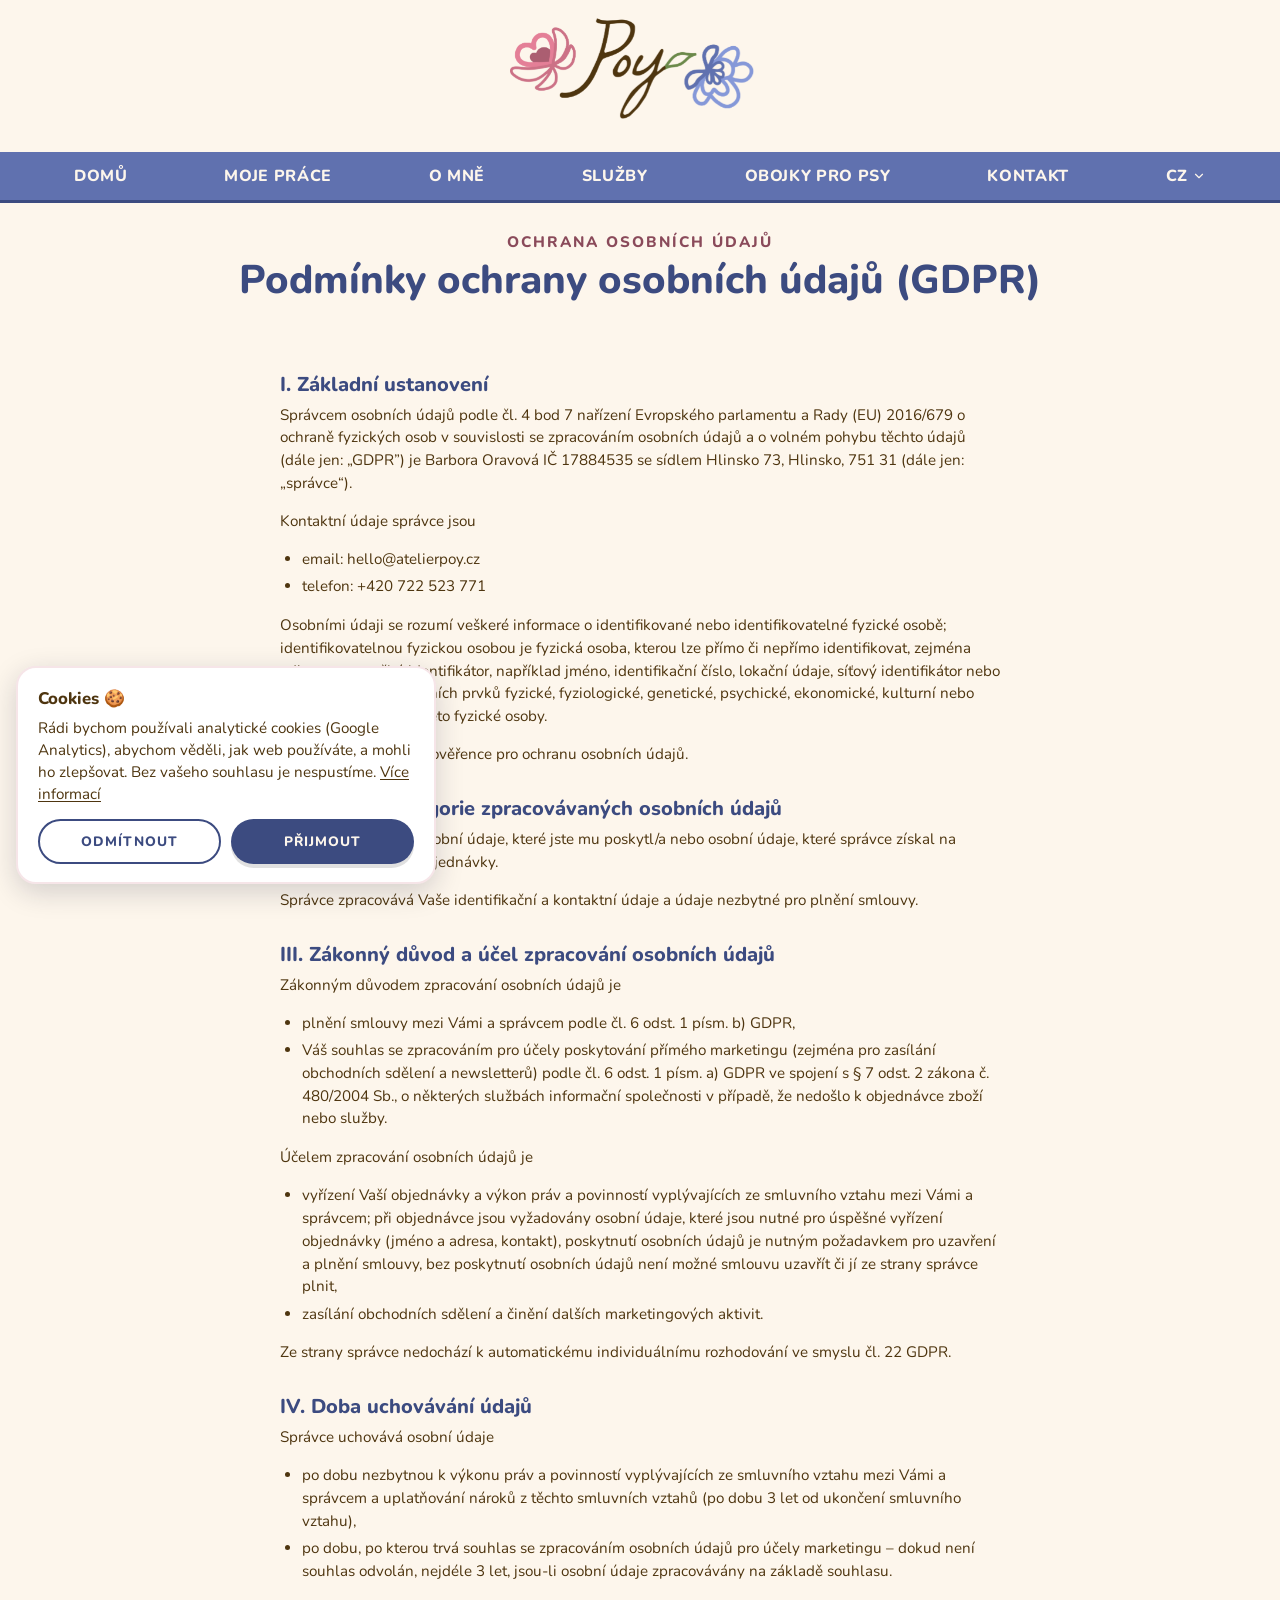
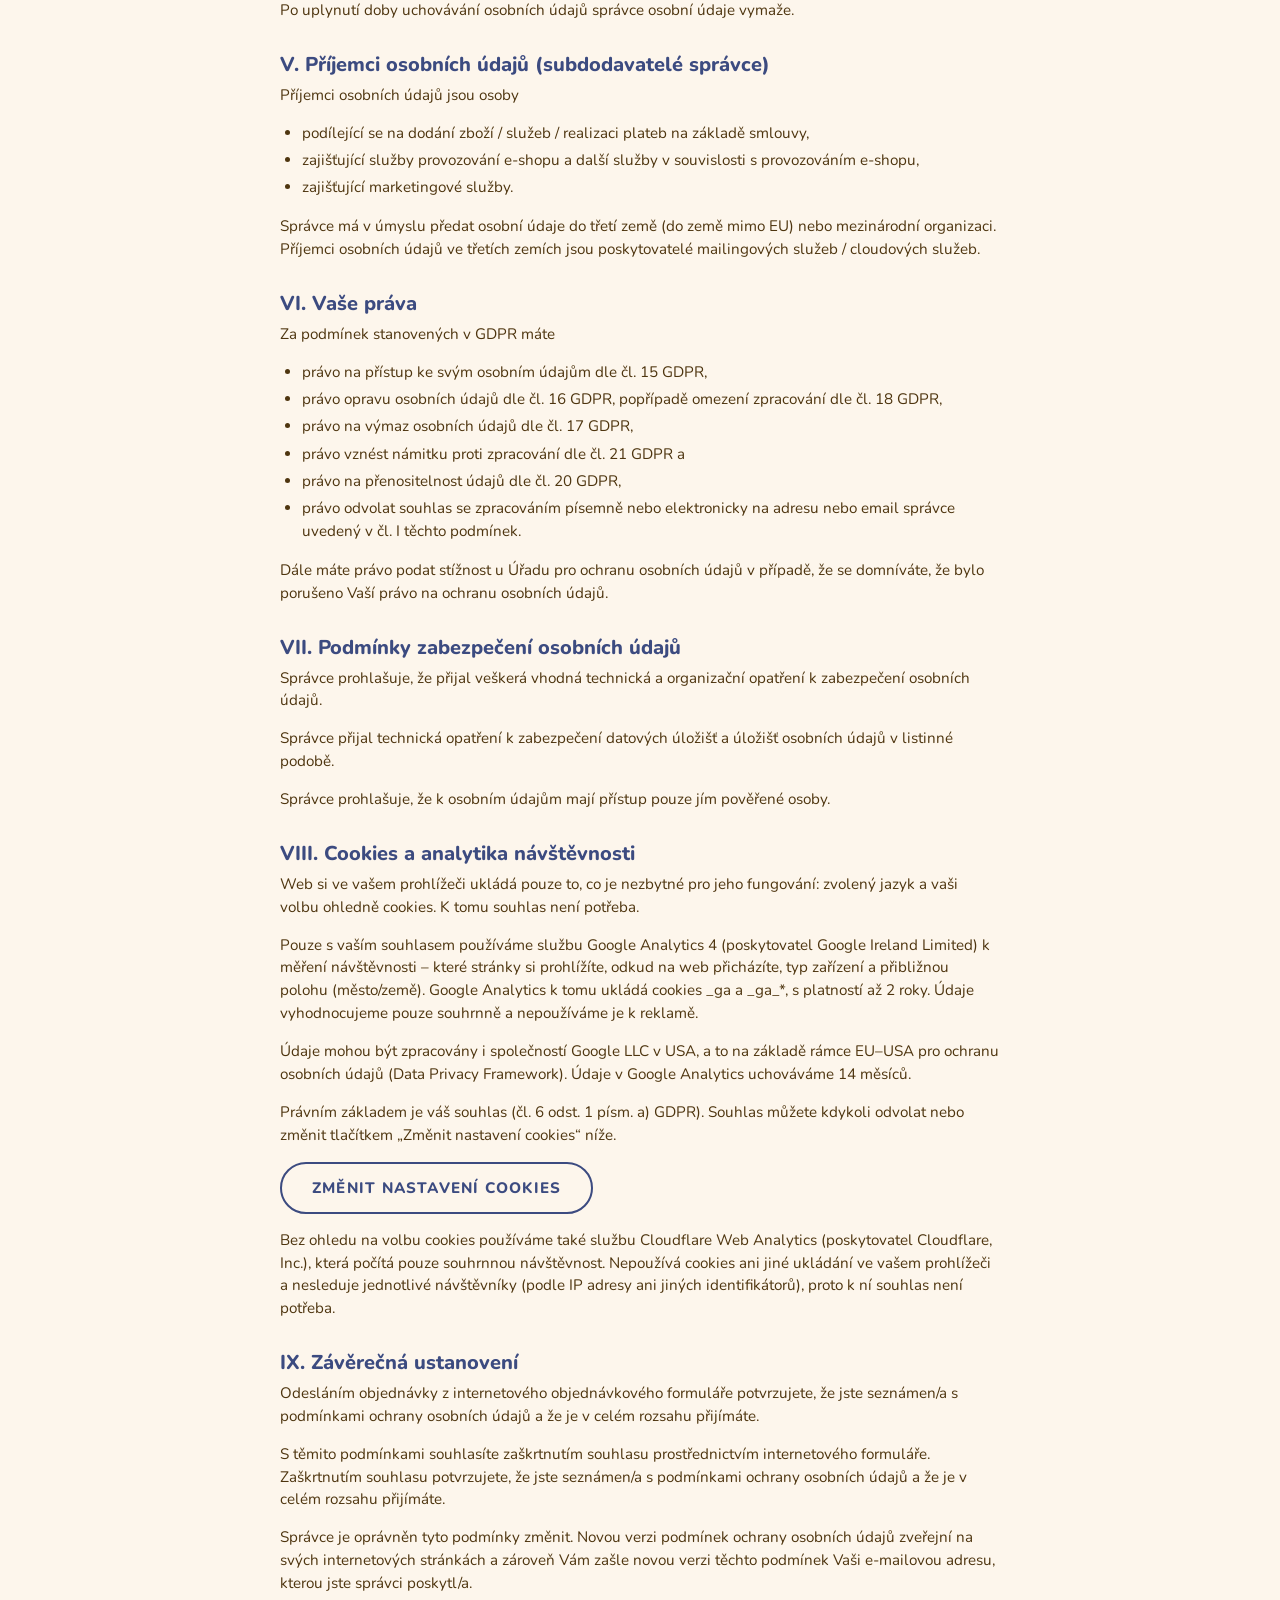
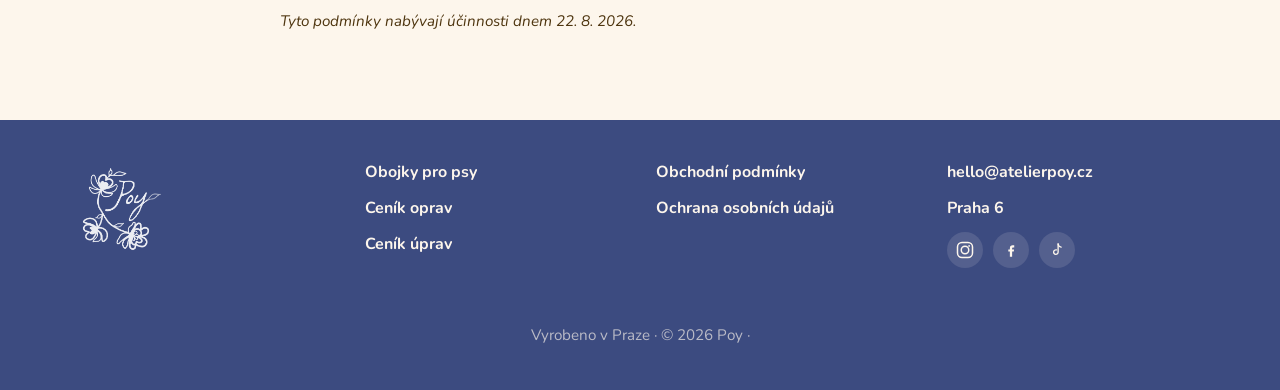
<file: privacy.html>
<!DOCTYPE html>
<html lang="cs">
<head>
<meta charset="UTF-8">
<meta name="viewport" content="width=device-width, initial-scale=1.0">
<title data-i18n="privacyPolicy.metaTitle">Poy — Personal Data Protection Policy</title>
<meta name="description" content="Personal data processing policy (GDPR) for Atelier Poy customers." data-i18n-attr="content:privacyPolicy.metaDescription">
<link rel="stylesheet" href="styles.css?v=8">
</head>
<body>

<!-- anchor target for "back to top" links — kept separate from the sticky
     header, since browsers skip scrolling to a position:sticky element
     (it's always "in view" already, pinned at top:0) -->
<div id="top"></div>

<!-- ===========================================================
     Header / nav — copied verbatim from index.html so this page
     reads as part of the same site, not a separate app
     =========================================================== -->
<header class="site-header">

  <!-- Row 1: logo only, centered, no color block -->
  <div class="header-row header-row-logo">
    <a href="index.html" class="logo-link" aria-label="Poy — home" data-i18n-attr="aria-label:nav.logoAriaLabel">
      <img src="branding/logo_horizontal.png" alt="Poy" class="logo-img">
    </a>
  </div>

  <!-- Row 2: nav links + language switcher, on the blue color block.
       Below 640px this becomes the only header row — .logo-link-mobile
       shows here (hidden on desktop) while .header-row-logo above hides,
       so logo + hamburger end up sharing one row on mobile. -->
  <div class="header-row header-row-nav">
    <div class="container header-inner">
      <a href="index.html" class="logo-link logo-link-mobile" aria-label="Poy — home" data-i18n-attr="aria-label:nav.logoAriaLabel">
        <img src="branding/logo_horizontal.png" alt="Poy" class="logo-img">
      </a>

      <nav class="nav-side nav-left">
        <a href="index.html" data-i18n="nav.home">Home</a>
        <a href="index.html#feed" data-i18n="nav.feed">What I do</a>
        <a href="index.html#about" data-i18n="nav.about">About</a>
      </nav>

      <nav class="nav-side nav-right">
        <a href="index.html#services" data-i18n="nav.services">Services</a>
        <a href="collars.html" data-i18n="nav.dogCollars">Dog collars</a>
        <a href="index.html#contact" data-i18n="nav.contact">Contact</a>
      </nav>

      <!-- language switcher: current language + arrow, opens a dropdown
           with the other language. Plain fetch()+localStorage, see i18n.js -->
      <div class="lang-switch">
        <button type="button" class="lang-switch-trigger" aria-haspopup="true" aria-expanded="false">
          <span class="lang-switch-current">CZ</span>
          <svg viewBox="0 0 24 24" fill="none" xmlns="http://www.w3.org/2000/svg" aria-hidden="true">
            <path d="M6 9l6 6 6-6" stroke="currentColor" stroke-width="2" stroke-linecap="round" stroke-linejoin="round"/>
          </svg>
        </button>
        <div class="lang-switch-menu">
          <button type="button" class="lang-switch-option" data-lang="cz">CZ</button>
          <button type="button" class="lang-switch-option" data-lang="en">EN</button>
        </div>
      </div>

      <button class="nav-toggle" id="nav-toggle" aria-label="Toggle navigation" aria-expanded="false" data-i18n-attr="aria-label:nav.toggleAriaLabel">
        <span></span><span></span><span></span>
      </button>
    </div>

    <!-- mobile dropdown: all links in one list, shown via the hamburger toggle -->
    <nav class="mobile-nav" id="main-nav">
      <a href="index.html" data-i18n="nav.home">Home</a>
      <a href="index.html#feed" data-i18n="nav.feed">What I do</a>
      <a href="index.html#about" data-i18n="nav.about">About</a>
      <a href="index.html#services" data-i18n="nav.services">Services</a>
      <a href="collars.html" data-i18n="nav.dogCollars">Dog collars</a>
      <a href="index.html#contact" data-i18n="nav.contact">Contact</a>
      <div class="lang-switch">
        <button type="button" class="lang-switch-trigger" aria-haspopup="true" aria-expanded="false">
          <span class="lang-switch-current">CZ</span>
          <svg viewBox="0 0 24 24" fill="none" xmlns="http://www.w3.org/2000/svg" aria-hidden="true">
            <path d="M6 9l6 6 6-6" stroke="currentColor" stroke-width="2" stroke-linecap="round" stroke-linejoin="round"/>
          </svg>
        </button>
        <div class="lang-switch-menu">
          <button type="button" class="lang-switch-option" data-lang="cz">CZ</button>
          <button type="button" class="lang-switch-option" data-lang="en">EN</button>
        </div>
      </div>
    </nav>
  </div>
</header>

<main>

  <!-- ===========================================================
       Page hero — kicker + heading, same generic layout used by
       collars.html and the pricelist/terms pages
       =========================================================== -->
  <section class="collar-hero">
    <div class="container">
      <p class="kicker" data-i18n="privacyPolicy.kicker">privacy policy</p>
      <h1 data-i18n="privacyPolicy.title">Personal Data Protection Policy (GDPR)</h1>
    </div>
  </section>

  <section class="legal-section">
    <div class="container">
      <div class="legal-content">

        <h2 data-i18n="privacyPolicy.basics.heading">I. Basic Provisions</h2>
        <p data-i18n="privacyPolicy.basics.intro"></p>
        <p data-i18n="privacyPolicy.basics.contactIntro"></p>
        <ul>
          <li data-i18n="privacyPolicy.basics.contactItems.0"></li>
          <li data-i18n="privacyPolicy.basics.contactItems.1"></li>
        </ul>
        <p data-i18n="privacyPolicy.basics.definition"></p>
        <p data-i18n="privacyPolicy.basics.noDpo"></p>

        <h2 data-i18n="privacyPolicy.sources.heading">II. Sources and Categories of Personal Data Processed</h2>
        <p data-i18n="privacyPolicy.sources.paragraphs.0"></p>
        <p data-i18n="privacyPolicy.sources.paragraphs.1"></p>

        <h2 data-i18n="privacyPolicy.grounds.heading">III. Legal Grounds and Purpose of Personal Data Processing</h2>
        <p data-i18n="privacyPolicy.grounds.groundsIntro"></p>
        <ul>
          <li data-i18n="privacyPolicy.grounds.groundsItems.0"></li>
          <li data-i18n="privacyPolicy.grounds.groundsItems.1"></li>
        </ul>
        <p data-i18n="privacyPolicy.grounds.purposeIntro"></p>
        <ul>
          <li data-i18n="privacyPolicy.grounds.purposeItems.0"></li>
          <li data-i18n="privacyPolicy.grounds.purposeItems.1"></li>
        </ul>
        <p data-i18n="privacyPolicy.grounds.outro"></p>

        <h2 data-i18n="privacyPolicy.retention.heading">IV. Data Retention Period</h2>
        <p data-i18n="privacyPolicy.retention.intro"></p>
        <ul>
          <li data-i18n="privacyPolicy.retention.items.0"></li>
          <li data-i18n="privacyPolicy.retention.items.1"></li>
        </ul>
        <p data-i18n="privacyPolicy.retention.outro"></p>

        <h2 data-i18n="privacyPolicy.recipients.heading">V. Recipients of Personal Data (Sub-processors of the Controller)</h2>
        <p data-i18n="privacyPolicy.recipients.intro"></p>
        <ul>
          <li data-i18n="privacyPolicy.recipients.items.0"></li>
          <li data-i18n="privacyPolicy.recipients.items.1"></li>
          <li data-i18n="privacyPolicy.recipients.items.2"></li>
        </ul>
        <p data-i18n="privacyPolicy.recipients.outro"></p>

        <h2 data-i18n="privacyPolicy.rights.heading">VI. Your Rights</h2>
        <p data-i18n="privacyPolicy.rights.intro"></p>
        <ul>
          <li data-i18n="privacyPolicy.rights.items.0"></li>
          <li data-i18n="privacyPolicy.rights.items.1"></li>
          <li data-i18n="privacyPolicy.rights.items.2"></li>
          <li data-i18n="privacyPolicy.rights.items.3"></li>
          <li data-i18n="privacyPolicy.rights.items.4"></li>
          <li data-i18n="privacyPolicy.rights.items.5"></li>
        </ul>
        <p data-i18n="privacyPolicy.rights.outro"></p>

        <h2 data-i18n="privacyPolicy.security.heading">VII. Personal Data Security Conditions</h2>
        <p data-i18n="privacyPolicy.security.paragraphs.0"></p>
        <p data-i18n="privacyPolicy.security.paragraphs.1"></p>
        <p data-i18n="privacyPolicy.security.paragraphs.2"></p>

        <!-- #cookies is the target of the cookie banner's "more information" link -->
        <h2 id="cookies" data-i18n="privacyPolicy.cookies.heading">VIII. Cookies and Website Analytics</h2>
        <p data-i18n="privacyPolicy.cookies.paragraphs.0"></p>
        <p data-i18n="privacyPolicy.cookies.paragraphs.1"></p>
        <p data-i18n="privacyPolicy.cookies.paragraphs.2"></p>
        <p data-i18n="privacyPolicy.cookies.paragraphs.3"></p>
        <!-- the only place to change the cookie choice after the banner
             (data-cookie-settings → consent.js reopens the banner) -->
        <p><button type="button" class="btn btn-outline cookie-settings-btn" data-cookie-settings data-i18n="privacyPolicy.cookies.settingsButton">Změnit nastavení cookies</button></p>
        <p data-i18n="privacyPolicy.cookies.paragraphs.4"></p>

        <h2 data-i18n="privacyPolicy.final.heading">IX. Final Provisions</h2>
        <p data-i18n="privacyPolicy.final.paragraphs.0"></p>
        <p data-i18n="privacyPolicy.final.paragraphs.1"></p>
        <p data-i18n="privacyPolicy.final.paragraphs.2"></p>
        <p><em data-i18n="privacyPolicy.final.effectiveDate"></em></p>

      </div>
    </div>
  </section>

</main>

<!-- ===========================================================
     Footer — copied verbatim from index.html
     =========================================================== -->
<footer class="site-footer">
  <div class="container footer-inner">
    <div class="footer-col">
      <img src="branding/LOGO - PROFILOVKA.png" alt="Poy" class="footer-logo">
    </div>
    <div class="footer-col">
      <a href="collars.html" data-i18n="nav.dogCollars">Dog collars</a>
      <a href="mending-pricelist.html" data-i18n="footer.mendingPricelistLink">Mending price list</a>
      <a href="alterations-pricelist.html" data-i18n="footer.alterationsPricelistLink">Alterations price list</a>
    </div>
    <div class="footer-col">
      <a href="terms.html" data-i18n="footer.termsLink">Terms &amp; Conditions</a>
      <a href="privacy.html" data-i18n="footer.privacyLink">Privacy Policy</a>
    </div>
    <div class="footer-col">
      <!-- PLACEHOLDER: swap for the real email before launch -->
      <a href="mailto:hello@atelierpoy.cz" data-i18n="footer.emailLink">hello@atelierpoy.cz</a>
      <span data-i18n="footer.location">Prague 6</span>
      <div class="footer-socials">
        <!-- PLACEHOLDER: swap for the real Instagram handle before launch -->
        <a href="https://www.instagram.com/atelier_poy" target="_blank" rel="noopener" class="social-icon" aria-label="Instagram" data-i18n-attr="aria-label:footer.instagramLink">
          <svg viewBox="0 0 24 24" fill="none" xmlns="http://www.w3.org/2000/svg" aria-hidden="true">
            <rect x="2" y="2" width="20" height="20" rx="6" stroke="currentColor" stroke-width="2"/>
            <circle cx="12" cy="12" r="5" stroke="currentColor" stroke-width="2"/>
            <circle cx="17.5" cy="6.5" r="1.2" fill="currentColor"/>
          </svg>
        </a>
        <a href="https://www.facebook.com/profile.php?id=61593095477667" target="_blank" rel="noopener" class="social-icon" aria-label="Facebook" data-i18n-attr="aria-label:footer.facebookLink">
          <svg viewBox="0 0 24 24" fill="none" xmlns="http://www.w3.org/2000/svg" aria-hidden="true">
            <path d="M14.5 8.5h1.8V5.8h-2.1c-2.3 0-3.7 1.4-3.7 3.7v1.7H8.4v2.9h2.1V21h3v-6.9h2.2l.4-2.9h-2.6V9.7c0-.7.3-1.2 1-1.2Z" fill="currentColor"/>
          </svg>
        </a>
        <a href="https://www.tiktok.com/@atelier_poy" target="_blank" rel="noopener" class="social-icon" aria-label="TikTok" data-i18n-attr="aria-label:footer.tiktokLink">
          <svg viewBox="0 0 24 24" fill="none" xmlns="http://www.w3.org/2000/svg" aria-hidden="true">
            <path d="M13.5 4v10.8a3 3 0 1 1-2.3-2.9" stroke="currentColor" stroke-width="1.8" stroke-linecap="round" stroke-linejoin="round"/>
            <path d="M13.5 4c.3 2.2 1.9 3.9 4 4.2" stroke="currentColor" stroke-width="1.8" stroke-linecap="round" stroke-linejoin="round"/>
          </svg>
        </a>
      </div>
    </div>
    <p class="footer-note" data-i18n="footer.note">Made in Prague · &copy; 2026 Poy ·</p>
  </div>
</footer>

<script src="consent.js?v=5"></script>
<script src="script.js?v=7"></script>
<script src="i18n.js?v=2"></script>
</body>
</html>
</file>
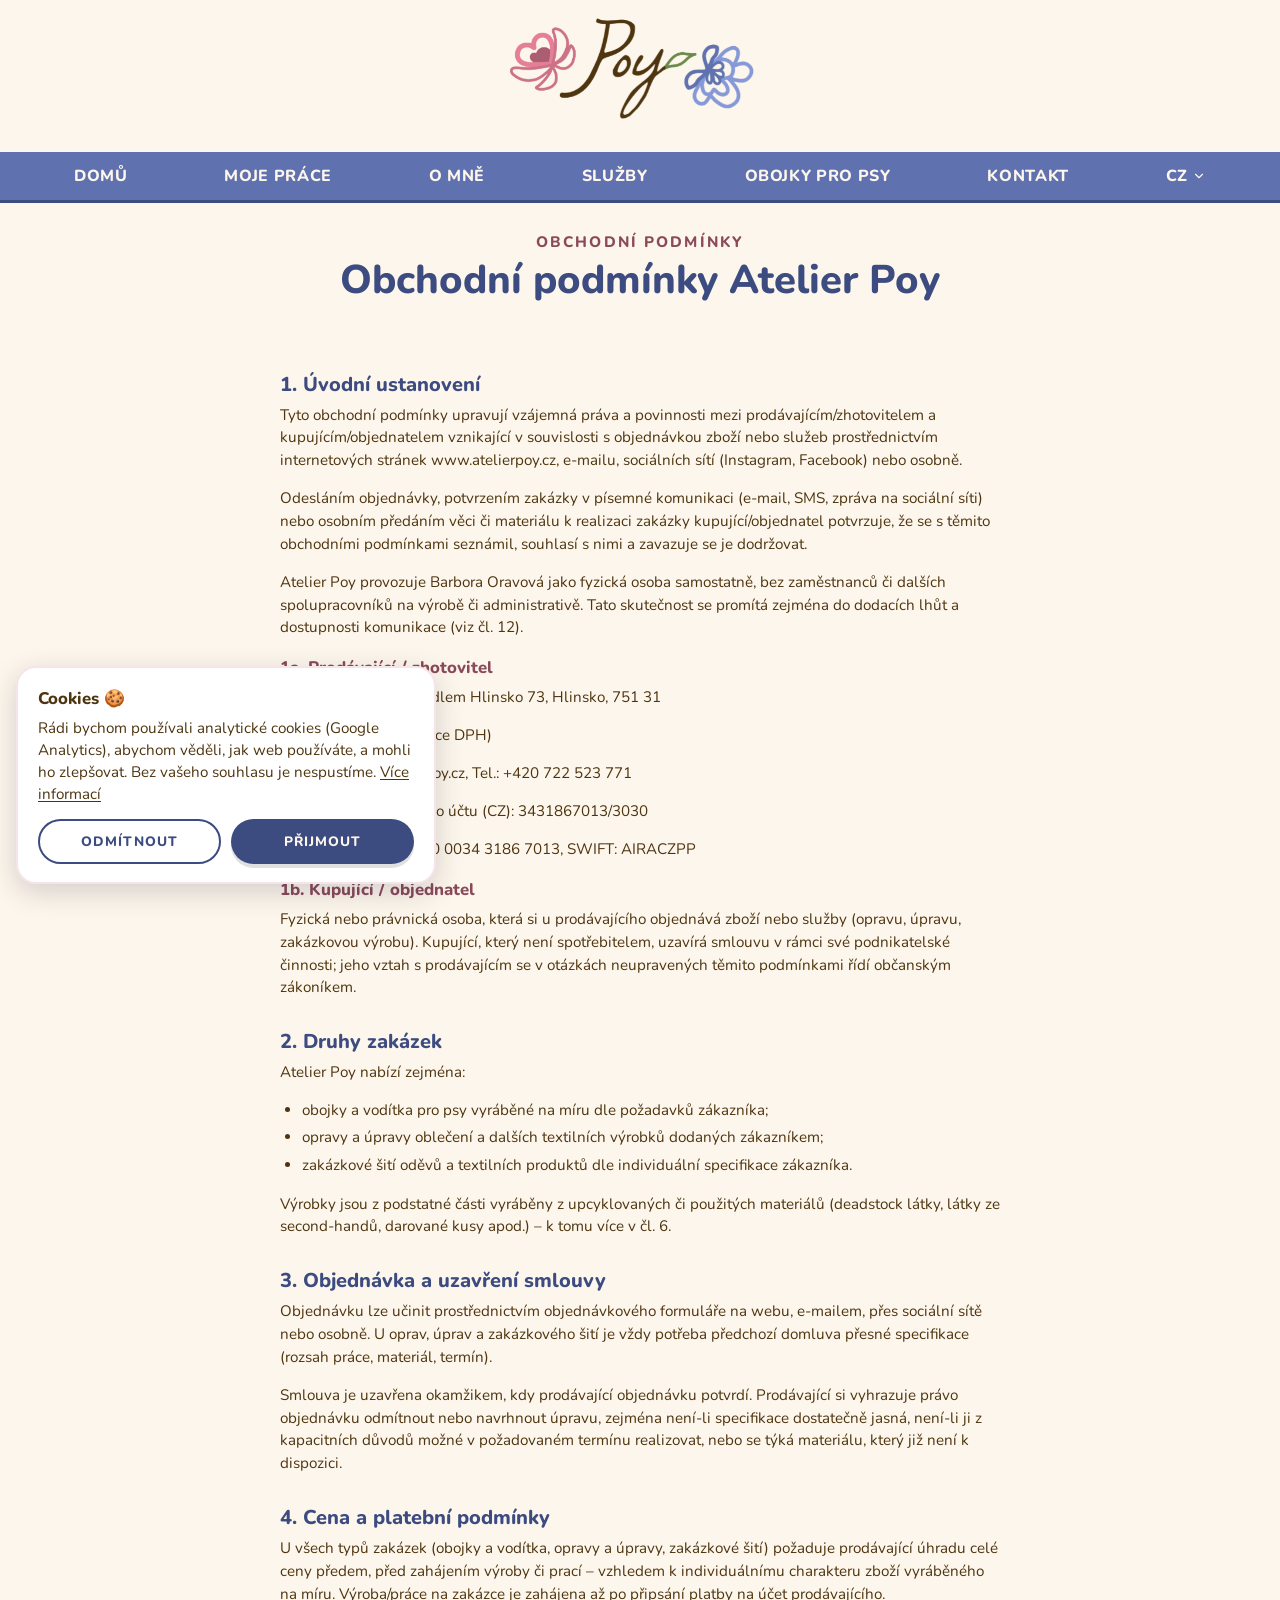
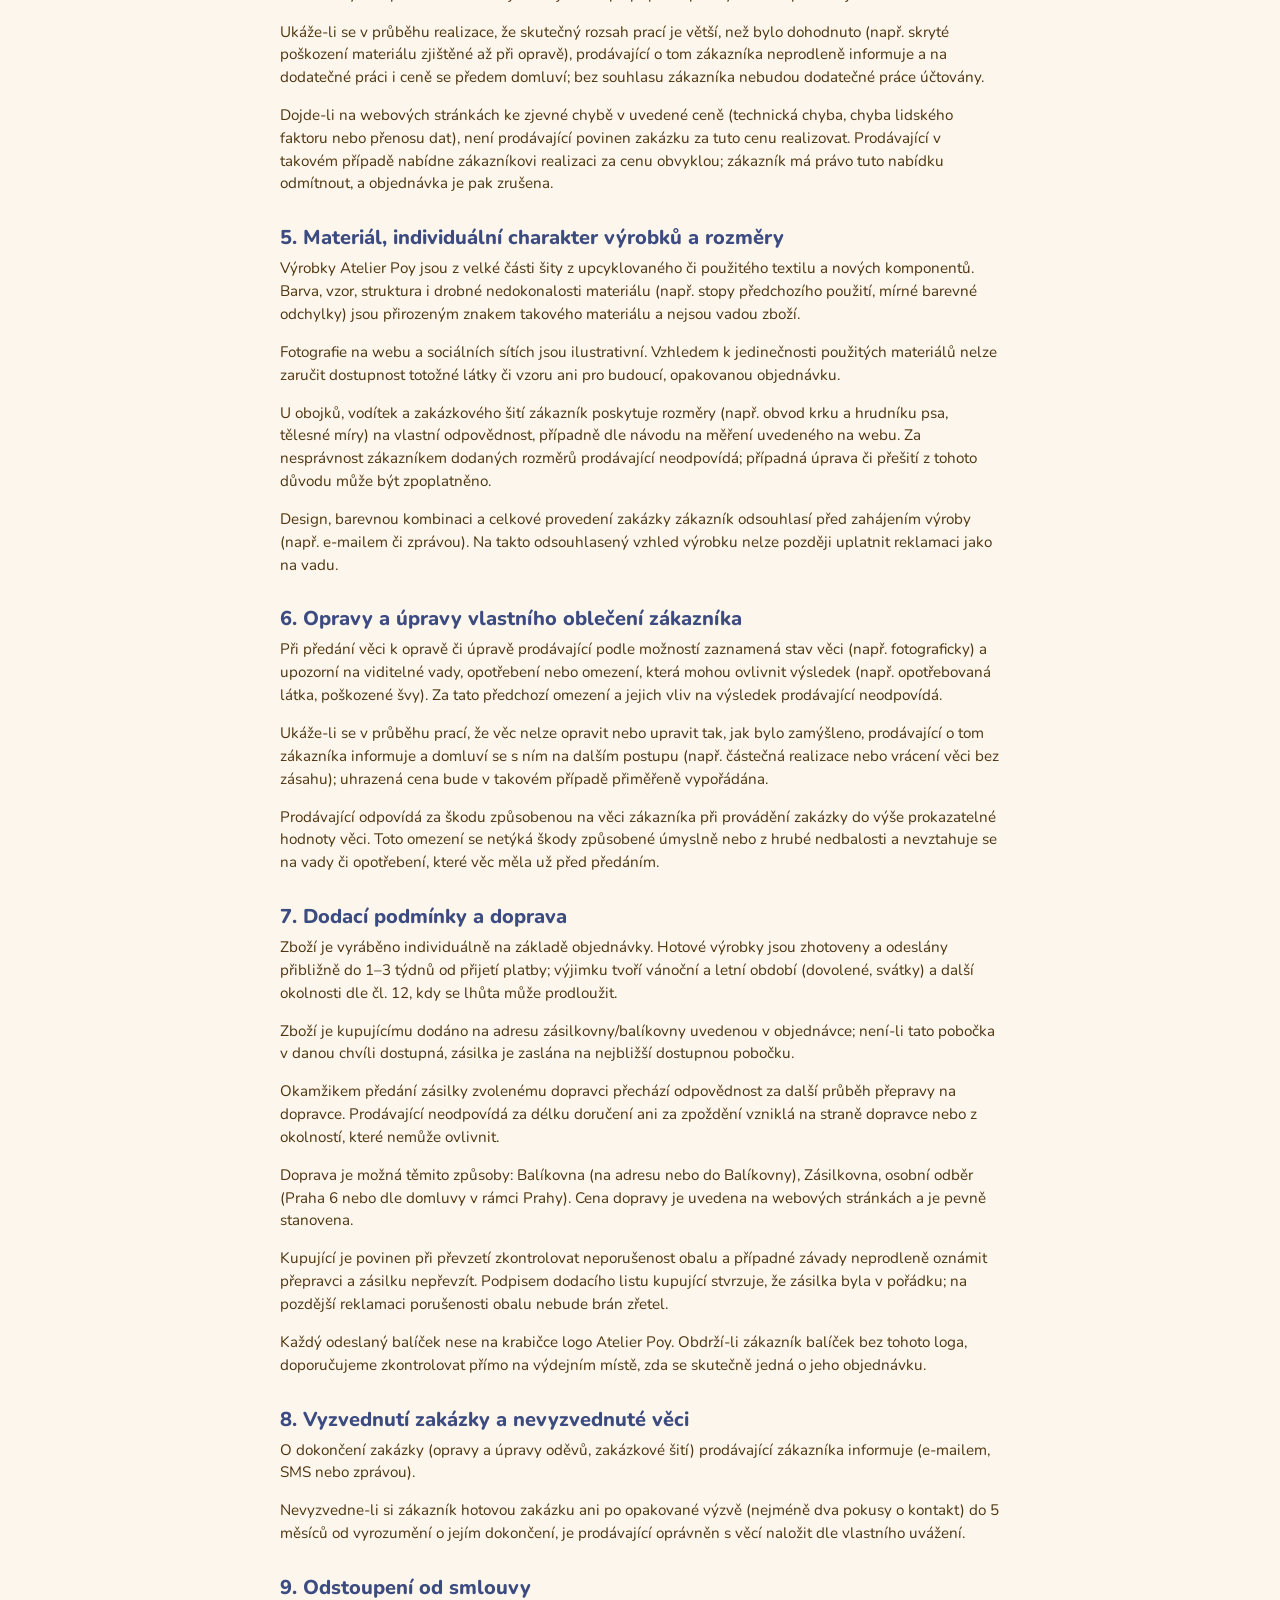
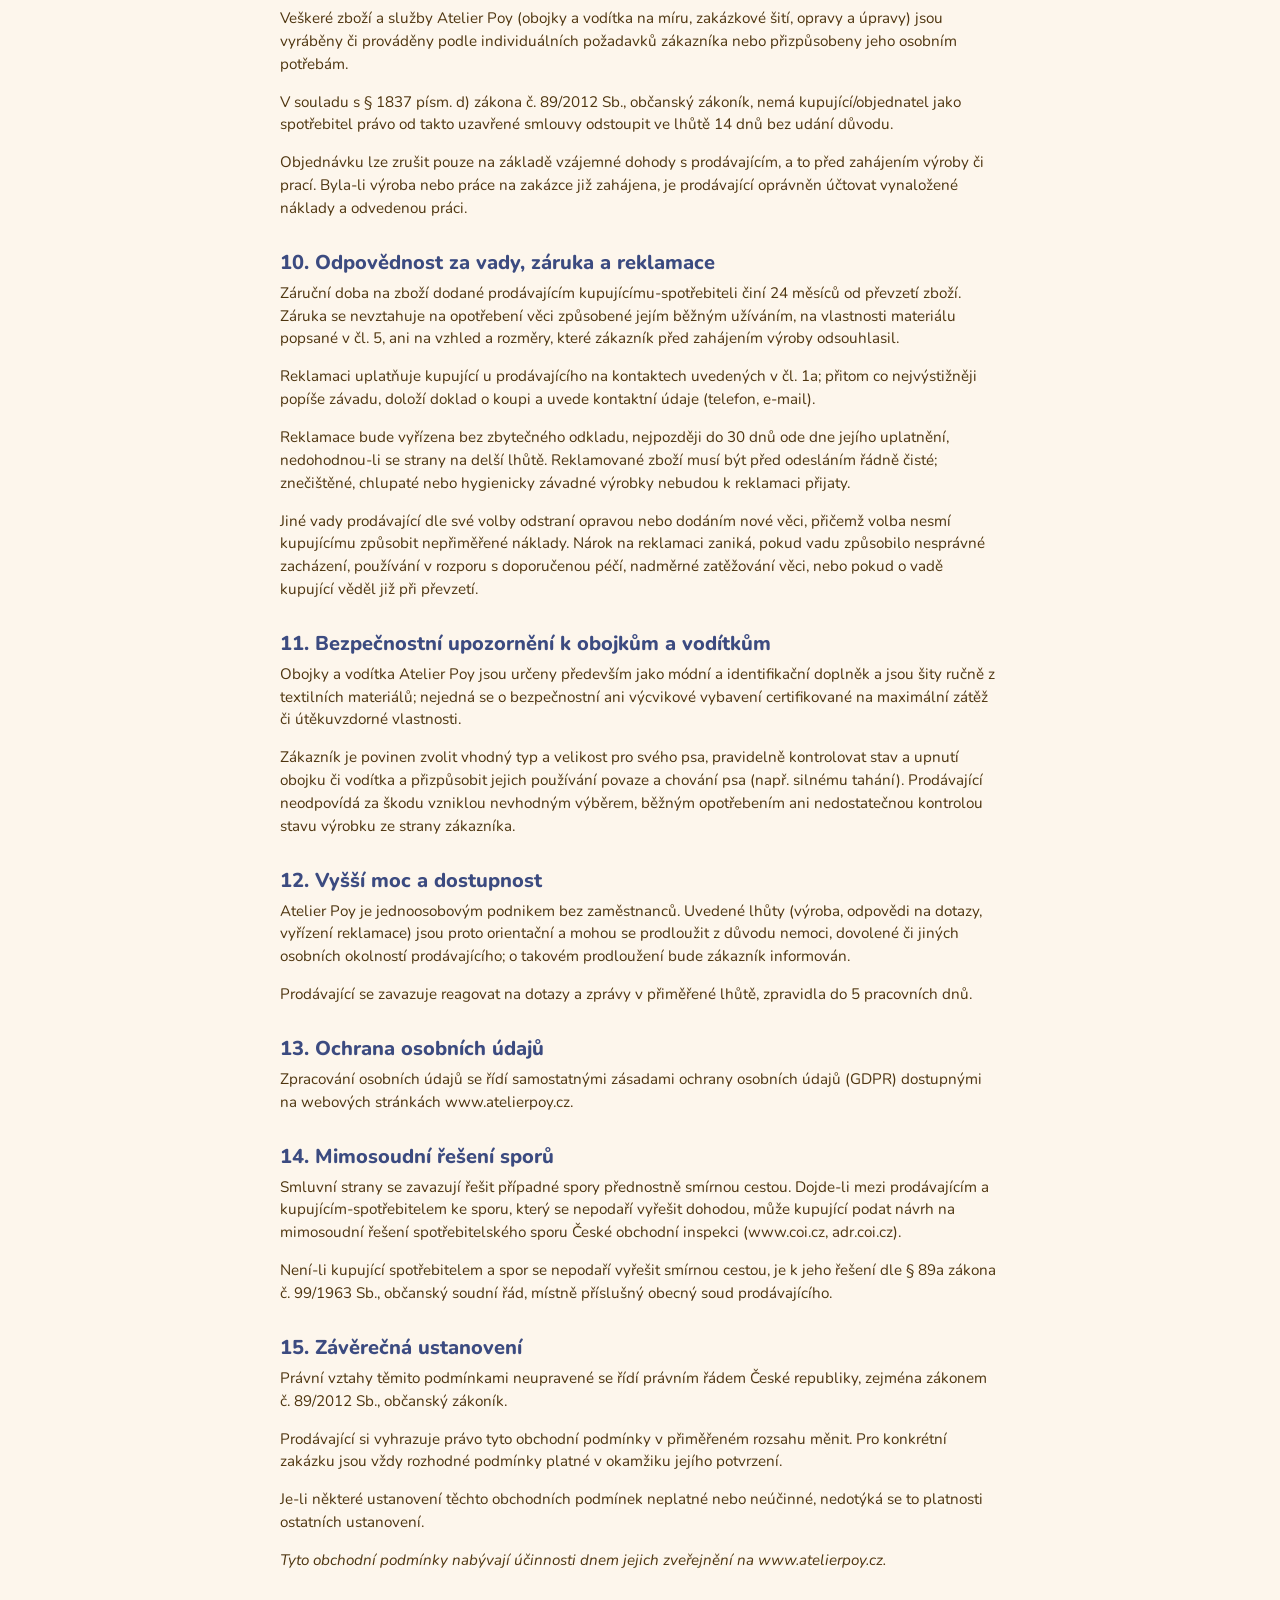
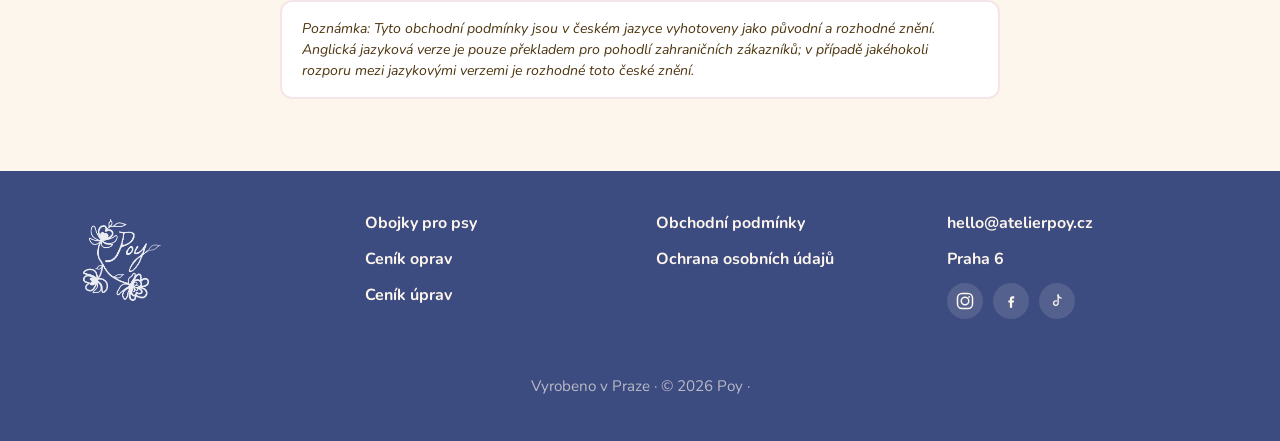
<file: terms.html>
<!DOCTYPE html>
<html lang="cs">
<head>
<meta charset="UTF-8">
<meta name="viewport" content="width=device-width, initial-scale=1.0">
<title data-i18n="terms.metaTitle">Poy — Terms and Conditions</title>
<meta name="description" content="Terms and Conditions governing orders and commissions with Atelier Poy — custom dog collars, clothing repairs, alterations, and custom sewing." data-i18n-attr="content:terms.metaDescription">
<link rel="stylesheet" href="styles.css?v=8">
</head>
<body>

<!-- anchor target for "back to top" links — kept separate from the sticky
     header, since browsers skip scrolling to a position:sticky element
     (it's always "in view" already, pinned at top:0) -->
<div id="top"></div>

<!-- ===========================================================
     Header / nav — copied verbatim from index.html so this page
     reads as part of the same site, not a separate app
     =========================================================== -->
<header class="site-header">

  <!-- Row 1: logo only, centered, no color block -->
  <div class="header-row header-row-logo">
    <a href="index.html" class="logo-link" aria-label="Poy — home" data-i18n-attr="aria-label:nav.logoAriaLabel">
      <img src="branding/logo_horizontal.png" alt="Poy" class="logo-img">
    </a>
  </div>

  <!-- Row 2: nav links + language switcher, on the blue color block.
       Below 640px this becomes the only header row — .logo-link-mobile
       shows here (hidden on desktop) while .header-row-logo above hides,
       so logo + hamburger end up sharing one row on mobile. -->
  <div class="header-row header-row-nav">
    <div class="container header-inner">
      <a href="index.html" class="logo-link logo-link-mobile" aria-label="Poy — home" data-i18n-attr="aria-label:nav.logoAriaLabel">
        <img src="branding/logo_horizontal.png" alt="Poy" class="logo-img">
      </a>

      <nav class="nav-side nav-left">
        <a href="index.html" data-i18n="nav.home">Home</a>
        <a href="index.html#feed" data-i18n="nav.feed">What I do</a>
        <a href="index.html#about" data-i18n="nav.about">About</a>
      </nav>

      <nav class="nav-side nav-right">
        <a href="index.html#services" data-i18n="nav.services">Services</a>
        <a href="collars.html" data-i18n="nav.dogCollars">Dog collars</a>
        <a href="index.html#contact" data-i18n="nav.contact">Contact</a>
      </nav>

      <!-- language switcher: current language + arrow, opens a dropdown
           with the other language. Plain fetch()+localStorage, see i18n.js -->
      <div class="lang-switch">
        <button type="button" class="lang-switch-trigger" aria-haspopup="true" aria-expanded="false">
          <span class="lang-switch-current">CZ</span>
          <svg viewBox="0 0 24 24" fill="none" xmlns="http://www.w3.org/2000/svg" aria-hidden="true">
            <path d="M6 9l6 6 6-6" stroke="currentColor" stroke-width="2" stroke-linecap="round" stroke-linejoin="round"/>
          </svg>
        </button>
        <div class="lang-switch-menu">
          <button type="button" class="lang-switch-option" data-lang="cz">CZ</button>
          <button type="button" class="lang-switch-option" data-lang="en">EN</button>
        </div>
      </div>

      <button class="nav-toggle" id="nav-toggle" aria-label="Toggle navigation" aria-expanded="false" data-i18n-attr="aria-label:nav.toggleAriaLabel">
        <span></span><span></span><span></span>
      </button>
    </div>

    <!-- mobile dropdown: all links in one list, shown via the hamburger toggle -->
    <nav class="mobile-nav" id="main-nav">
      <a href="index.html" data-i18n="nav.home">Home</a>
      <a href="index.html#feed" data-i18n="nav.feed">What I do</a>
      <a href="index.html#about" data-i18n="nav.about">About</a>
      <a href="index.html#services" data-i18n="nav.services">Services</a>
      <a href="collars.html" data-i18n="nav.dogCollars">Dog collars</a>
      <a href="index.html#contact" data-i18n="nav.contact">Contact</a>
      <div class="lang-switch">
        <button type="button" class="lang-switch-trigger" aria-haspopup="true" aria-expanded="false">
          <span class="lang-switch-current">CZ</span>
          <svg viewBox="0 0 24 24" fill="none" xmlns="http://www.w3.org/2000/svg" aria-hidden="true">
            <path d="M6 9l6 6 6-6" stroke="currentColor" stroke-width="2" stroke-linecap="round" stroke-linejoin="round"/>
          </svg>
        </button>
        <div class="lang-switch-menu">
          <button type="button" class="lang-switch-option" data-lang="cz">CZ</button>
          <button type="button" class="lang-switch-option" data-lang="en">EN</button>
        </div>
      </div>
    </nav>
  </div>
</header>

<main>

  <!-- ===========================================================
       Page hero — kicker + heading, same generic layout used by
       collars.html and the pricelist pages
       =========================================================== -->
  <section class="collar-hero">
    <div class="container">
      <p class="kicker" data-i18n="terms.kicker">terms &amp; conditions</p>
      <h1 data-i18n="terms.title">Terms and Conditions of Atelier Poy</h1>
    </div>
  </section>

  <section class="legal-section">
    <div class="container">
      <div class="legal-content">

        <h2 data-i18n="terms.intro.heading">1. Introductory Provisions</h2>
        <p data-i18n="terms.intro.paragraphs.0"></p>
        <p data-i18n="terms.intro.paragraphs.1"></p>
        <p data-i18n="terms.intro.paragraphs.2"></p>

        <h3 data-i18n="terms.seller.heading">1a. Seller / Contractor</h3>
        <p data-i18n="terms.seller.name"></p>
        <p data-i18n="terms.seller.ico"></p>
        <p data-i18n="terms.seller.contact"></p>
        <p data-i18n="terms.seller.bank"></p>
        <p data-i18n="terms.seller.iban"></p>

        <h3 data-i18n="terms.buyer.heading">1b. Buyer / Customer</h3>
        <p data-i18n="terms.buyer.text"></p>

        <h2 data-i18n="terms.commissions.heading">2. Types of Commissions</h2>
        <p data-i18n="terms.commissions.intro"></p>
        <ul>
          <li data-i18n="terms.commissions.items.0"></li>
          <li data-i18n="terms.commissions.items.1"></li>
          <li data-i18n="terms.commissions.items.2"></li>
        </ul>
        <p data-i18n="terms.commissions.outro"></p>

        <h2 data-i18n="terms.order.heading">3. Order and Conclusion of the Contract</h2>
        <p data-i18n="terms.order.paragraphs.0"></p>
        <p data-i18n="terms.order.paragraphs.1"></p>

        <h2 data-i18n="terms.price.heading">4. Price and Payment Terms</h2>
        <p data-i18n="terms.price.paragraphs.0"></p>
        <p data-i18n="terms.price.paragraphs.1"></p>
        <p data-i18n="terms.price.paragraphs.2"></p>

        <h2 data-i18n="terms.materials.heading">5. Materials, Individual Nature of the Products, and Measurements</h2>
        <p data-i18n="terms.materials.paragraphs.0"></p>
        <p data-i18n="terms.materials.paragraphs.1"></p>
        <p data-i18n="terms.materials.paragraphs.2"></p>
        <p data-i18n="terms.materials.paragraphs.3"></p>

        <h2 data-i18n="terms.repairs.heading">6. Repairs and Alterations of the Customer's Own Clothing</h2>
        <p data-i18n="terms.repairs.paragraphs.0"></p>
        <p data-i18n="terms.repairs.paragraphs.1"></p>
        <p data-i18n="terms.repairs.paragraphs.2"></p>

        <h2 data-i18n="terms.delivery.heading">7. Delivery Terms and Shipping</h2>
        <p data-i18n="terms.delivery.paragraphs.0"></p>
        <p data-i18n="terms.delivery.paragraphs.1"></p>
        <p data-i18n="terms.delivery.paragraphs.2"></p>
        <p data-i18n="terms.delivery.paragraphs.3"></p>
        <p data-i18n="terms.delivery.paragraphs.4"></p>
        <p data-i18n="terms.delivery.paragraphs.5"></p>

        <h2 data-i18n="terms.collection.heading">8. Collection of the Commission and Uncollected Items</h2>
        <p data-i18n="terms.collection.paragraphs.0"></p>
        <p data-i18n="terms.collection.paragraphs.1"></p>

        <h2 data-i18n="terms.withdrawal.heading">9. Withdrawal from the Contract</h2>
        <p data-i18n="terms.withdrawal.paragraphs.0"></p>
        <p data-i18n="terms.withdrawal.paragraphs.1"></p>
        <p data-i18n="terms.withdrawal.paragraphs.2"></p>

        <h2 data-i18n="terms.defects.heading">10. Liability for Defects, Warranty, and Complaints</h2>
        <p data-i18n="terms.defects.paragraphs.0"></p>
        <p data-i18n="terms.defects.paragraphs.1"></p>
        <p data-i18n="terms.defects.paragraphs.2"></p>
        <p data-i18n="terms.defects.paragraphs.3"></p>

        <h2 data-i18n="terms.safety.heading">11. Safety Notice for Collars and Leads</h2>
        <p data-i18n="terms.safety.paragraphs.0"></p>
        <p data-i18n="terms.safety.paragraphs.1"></p>

        <h2 data-i18n="terms.forceMajeure.heading">12. Force Majeure and Availability</h2>
        <p data-i18n="terms.forceMajeure.paragraphs.0"></p>
        <p data-i18n="terms.forceMajeure.paragraphs.1"></p>

        <h2 data-i18n="terms.privacy.heading">13. Personal Data Protection</h2>
        <p data-i18n="terms.privacy.paragraphs.0"></p>

        <h2 data-i18n="terms.disputes.heading">14. Out-of-Court Dispute Resolution</h2>
        <p data-i18n="terms.disputes.paragraphs.0"></p>
        <p data-i18n="terms.disputes.paragraphs.1"></p>

        <h2 data-i18n="terms.final.heading">15. Final Provisions</h2>
        <p data-i18n="terms.final.paragraphs.0"></p>
        <p data-i18n="terms.final.paragraphs.1"></p>
        <p data-i18n="terms.final.paragraphs.2"></p>
        <p><em data-i18n="terms.final.effectiveDate"></em></p>

        <div class="legal-note" data-i18n="terms.final.translationNote"></div>

      </div>
    </div>
  </section>

</main>

<!-- ===========================================================
     Footer — copied verbatim from index.html
     =========================================================== -->
<footer class="site-footer">
  <div class="container footer-inner">
    <div class="footer-col">
      <img src="branding/LOGO - PROFILOVKA.png" alt="Poy" class="footer-logo">
    </div>
    <div class="footer-col">
      <a href="collars.html" data-i18n="nav.dogCollars">Dog collars</a>
      <a href="mending-pricelist.html" data-i18n="footer.mendingPricelistLink">Mending price list</a>
      <a href="alterations-pricelist.html" data-i18n="footer.alterationsPricelistLink">Alterations price list</a>
    </div>
    <div class="footer-col">
      <a href="terms.html" data-i18n="footer.termsLink">Terms &amp; Conditions</a>
      <a href="privacy.html" data-i18n="footer.privacyLink">Privacy Policy</a>
    </div>
    <div class="footer-col">
      <!-- PLACEHOLDER: swap for the real email before launch -->
      <a href="mailto:hello@atelierpoy.cz" data-i18n="footer.emailLink">hello@atelierpoy.cz</a>
      <span data-i18n="footer.location">Prague 6</span>
      <div class="footer-socials">
        <!-- PLACEHOLDER: swap for the real Instagram handle before launch -->
        <a href="https://www.instagram.com/atelier_poy" target="_blank" rel="noopener" class="social-icon" aria-label="Instagram" data-i18n-attr="aria-label:footer.instagramLink">
          <svg viewBox="0 0 24 24" fill="none" xmlns="http://www.w3.org/2000/svg" aria-hidden="true">
            <rect x="2" y="2" width="20" height="20" rx="6" stroke="currentColor" stroke-width="2"/>
            <circle cx="12" cy="12" r="5" stroke="currentColor" stroke-width="2"/>
            <circle cx="17.5" cy="6.5" r="1.2" fill="currentColor"/>
          </svg>
        </a>
        <a href="https://www.facebook.com/profile.php?id=61593095477667" target="_blank" rel="noopener" class="social-icon" aria-label="Facebook" data-i18n-attr="aria-label:footer.facebookLink">
          <svg viewBox="0 0 24 24" fill="none" xmlns="http://www.w3.org/2000/svg" aria-hidden="true">
            <path d="M14.5 8.5h1.8V5.8h-2.1c-2.3 0-3.7 1.4-3.7 3.7v1.7H8.4v2.9h2.1V21h3v-6.9h2.2l.4-2.9h-2.6V9.7c0-.7.3-1.2 1-1.2Z" fill="currentColor"/>
          </svg>
        </a>
        <a href="https://www.tiktok.com/@atelier_poy" target="_blank" rel="noopener" class="social-icon" aria-label="TikTok" data-i18n-attr="aria-label:footer.tiktokLink">
          <svg viewBox="0 0 24 24" fill="none" xmlns="http://www.w3.org/2000/svg" aria-hidden="true">
            <path d="M13.5 4v10.8a3 3 0 1 1-2.3-2.9" stroke="currentColor" stroke-width="1.8" stroke-linecap="round" stroke-linejoin="round"/>
            <path d="M13.5 4c.3 2.2 1.9 3.9 4 4.2" stroke="currentColor" stroke-width="1.8" stroke-linecap="round" stroke-linejoin="round"/>
          </svg>
        </a>
      </div>
    </div>
    <p class="footer-note" data-i18n="footer.note">Made in Prague · &copy; 2026 Poy ·</p>
  </div>
</footer>

<script src="consent.js?v=5"></script>
<script src="script.js?v=7"></script>
<script src="i18n.js?v=2"></script>
</body>
</html>
</file>
<file: styles.css>
/* ===========================================================
   Poy — prototype stylesheet
   Palette pulled from the logo's floral accents + Cal & Lily's
   bold pink/navy direction. All colors/fonts live in :root so
   the palette (flagged as "may change later") is cheap to swap.
   =========================================================== */

@import url('https://fonts.googleapis.com/css2?family=Nunito:wght@400;600;700;800;900&display=swap');

:root {
  /* palette (client-provided: text / primary / secondary / accent,
     plus derived deep/pale shades for contrast and full-bleed blocks) */
  --text: #4e350f;
  --primary: #ab5e71;
  --primary-deep: #8a4a5a;
  --primary-pale: #f6e5e8;
  --secondary: #6071af;
  --secondary-deep: #3c4b80;
  --accent: #ecc84b;
  --accent-deep: #8a6a1a;
  --cream: #fdf6ec;
  --white: #ffffff;

  /* type */
  --font-display: 'Nunito', sans-serif;
  --font-body: 'Nunito', sans-serif;

  --container-width: 1180px;
}

/* ---------- reset ---------- */
*, *::before, *::after { box-sizing: border-box; }
/* overflow-anchor: none — disables the browser's scroll anchoring for
   the whole page. Scroll anchoring tries to keep on-screen content from
   visually jumping when something above the viewport changes size, by
   nudging scrollY to compensate. Our own sticky header changes size *as
   a function of* scrollY (see .site-header/.header-row-logo below), so
   the two fight each other: header shrinks → anchoring nudges scrollY →
   our scroll handler re-evaluates against the new scrollY → header
   height changes again → anchoring nudges again. That feedback loop is
   what read as constant blinking/jumping, worst during a slow scroll
   (more frames for the loop to run in). Confirmed via an instrumented
   Playwright scroll test: without this, scrollY visibly oscillated frame
   to frame during any scroll through the header's shrink range even
   though the simulated input only ever scrolled in one direction; with
   it, scrollY was perfectly monotonic and the header shrank exactly
   once per crossing. Setting `overflow-anchor: none` scoped only to
   `.site-header` was NOT sufficient — Chrome's anchor node is chosen
   from content below the header, not the header itself, so the property
   has to be set here, on the actual scrolling element, to take effect. */
html { scroll-behavior: smooth; overflow-anchor: none; }
body {
  margin: 0;
  font-family: var(--font-body);
  color: var(--text);
  background: var(--cream);
  line-height: 1.5;
  -webkit-font-smoothing: antialiased;
}
img { max-width: 100%; display: block; }
a { color: inherit; text-decoration: none; }
h1, h2, h3 { font-family: var(--font-display); font-weight: 800; margin: 0 0 0.4em; line-height: 1.1; }
p { margin: 0 0 1em; }
ul { margin: 0; padding: 0; list-style: none; }
button { font-family: inherit; cursor: pointer; }

.container {
  max-width: var(--container-width);
  margin: 0 auto;
  padding: 0 24px;
}

.kicker {
  font-family: var(--font-body);
  font-weight: 800;
  font-size: 0.95rem;
  letter-spacing: 0.14em;
  text-transform: uppercase;
  margin: 0 0 0.5em;
}

/* ---------- buttons ---------- */
.btn {
  display: inline-flex;
  align-items: center;
  gap: 8px;
  padding: 14px 30px;
  border-radius: 999px;
  border: 2px solid transparent;
  font-family: var(--font-body);
  font-weight: 800;
  font-size: 0.95rem;
  letter-spacing: 0.08em;
  text-transform: uppercase;
  transition: transform 0.15s ease, box-shadow 0.15s ease;
  box-shadow: 0 4px 0 rgba(0,0,0,0.12);
}
.btn:hover { transform: translateY(-2px); }
.btn:active { transform: translateY(1px); box-shadow: 0 2px 0 rgba(0,0,0,0.12); }

.btn-navy { background: var(--secondary-deep); color: var(--cream); }
.btn-pink { background: var(--primary-deep); color: var(--white); }
.btn-outline { background: transparent; border-color: currentColor; box-shadow: none; }

/* loading state — e.g. the collar order submit button while its fetch is
   in flight, so there's visible feedback for the gap before the success/
   error state appears. currentColor keeps the spinner matching whichever
   .btn color variant it's used on with no new color needed. */
.btn.is-loading { opacity: 0.85; cursor: default; }
.btn.is-loading:hover { transform: none; }
.btn-spinner {
  display: none;
  width: 16px;
  height: 16px;
  border: 2px solid currentColor;
  border-top-color: transparent;
  border-radius: 50%;
  opacity: 0.85;
  animation: btn-spinner-spin 0.6s linear infinite;
}
.btn.is-loading .btn-spinner { display: inline-block; }
@keyframes btn-spinner-spin { to { transform: rotate(360deg); } }

/* ---------- scalloped divider ----------
   A continuous wave made of alternating elliptical arcs (rx 70 / ry 30)
   — one bulging up, the next bulging down, tangent at each join. Wide,
   gentle rhythm (280px per full cycle) rather than tight round bumps.
   --scallop-color is set per-usage to match the section the divider is
   leading into. Used only at the top of a bold color block (max 2 per
   page). */
.scallop {
  height: 66px;
  width: 100%;
  background-color: var(--scallop-color);
  -webkit-mask-image: url("data:image/svg+xml,%3Csvg xmlns='http://www.w3.org/2000/svg' width='280' height='66'%3E%3Cpath d='M0,33 A70,30 0 0 1 140,33 A70,30 0 0 0 280,33 L280,66 L0,66 Z' fill='white'/%3E%3C/svg%3E");
  mask-image: url("data:image/svg+xml,%3Csvg xmlns='http://www.w3.org/2000/svg' width='280' height='66'%3E%3Cpath d='M0,33 A70,30 0 0 1 140,33 A70,30 0 0 0 280,33 L280,66 L0,66 Z' fill='white'/%3E%3C/svg%3E");
  -webkit-mask-repeat: repeat-x;
  mask-repeat: repeat-x;
  -webkit-mask-size: 280px 66px;
  mask-size: 280px 66px;
  -webkit-mask-position: center top;
  mask-position: center top;
}

/* Wavy borders made from tiled slices of the hand-painted wave_yelow.png
   artwork (one seamless 2-bump period each) instead of the scalloped mask
   above. --about leads into the About section; --contact leads from the
   Instagram feed into the Contact section, recolored to --primary and
   given a white backing (background-color, showing through the gaps
   between bumps) so it reads as a continuation of the widget's white
   background rather than the feed section's cream. */
.wave-divider {
  height: 70px;
  width: 100%;
  background-repeat: repeat-x;
  background-position: center top;
  background-size: auto 100%;
}
.wave-divider--about {
  background-image: url('branding/wave_yelow_tile.png');
}
.wave-divider--contact {
  background-color: var(--white);
  background-image: url('branding/wave_primary_tile.png');
}

/* ===========================================================
   Header
   =========================================================== */
.site-header {
  position: sticky;
  top: 0;
  z-index: 50;
}

/* anchor-nav targets on the landing page — without this, jumping to
   #about/#services/#feed/#contact (nav links, cross-page links like
   collars.html's) lands the section flush with the very top of the
   viewport, which the sticky header then overlaps, hiding the heading
   the click was supposed to reveal. scroll-margin-top shifts the landing
   spot down by the header's live height (the same --header-height custom
   property the price panel uses, kept in sync by script.js) plus a
   little breathing room, so the heading always ends up visible just
   below the header regardless of its current shrunk/unshrunk state. The
   203px fallback matches the header's unscrolled height, for the moment
   before script.js has run (e.g. landing directly on a fragment URL). */
#about, #services, #feed, #contact {
  scroll-margin-top: calc(var(--header-height, 203px) + 16px);
}

/* Row 1 — logo only, centered, no color block. Shrinks to half size once
   the page is scrolled (see script.js), freeing up vertical space; the
   blue nav row below is untouched by this.
   The row's own `height` is the only thing that animates via layout (one
   property, not two) — the logo itself shrinks via `transform: scale()`,
   which is compositor-only and never triggers layout, so the browser has
   far less work to redo on every animation frame while this sticky header
   is transitioning during an active scroll. Padding is fixed (not part of
   the transition) since flex centering handles vertical alignment on its
   own; height values below are 14+130+8=152 unscrolled, 7+65+4=76 scrolled
   (border-box, per the global reset), preserving the original sizing. */
.header-row-logo {
  display: flex;
  justify-content: center;
  align-items: center;
  background: var(--cream);
  height: 152px;
  overflow: hidden;
  transition: height 0.25s ease;
  will-change: height;
}
.logo-link { display: flex; }
.logo-img {
  height: 130px;
  width: auto;
  transform-origin: center;
  transition: transform 0.25s ease;
  will-change: transform;
}
.logo-link-mobile { display: none; }

.site-header.is-scrolled .header-row-logo { height: 76px; }
.site-header.is-scrolled .header-row-logo .logo-img { transform: scale(0.5); }

/* Row 2 — nav links + language switcher, on the blue color block */
.header-row-nav {
  background: var(--secondary);
  border-bottom: 3px solid var(--secondary-deep);
}
.header-inner {
  display: flex;
  align-items: center;
  justify-content: space-between;
  padding-top: 12px;
  padding-bottom: 12px;
}

/* display: contents unwraps the nav-left/nav-right grouping boxes so
   each link becomes a direct flex child of .header-inner, alongside
   the language switcher — that's what makes justify-content: space-between
   spread everything out edge to edge. */
.nav-side { display: contents; }
.nav-side a, .mobile-nav a {
  font-weight: 800;
  font-size: 1rem;
  letter-spacing: 0.04em;
  text-transform: uppercase;
}
/* row 2 sits on the blue block, so its links need light text; the mobile
   dropdown panel is its own cream surface and keeps the default dark text */
.header-inner .nav-side a { color: var(--cream); }
.header-inner .nav-side a:hover { color: var(--accent); }
.mobile-nav a:hover { color: var(--primary-deep); }

.mobile-nav { display: none; }

/* language switcher — styled like a nav link (current language + arrow),
   opens a small dropdown with the other language */
.lang-switch { position: relative; }
.lang-switch-trigger {
  display: inline-flex;
  align-items: center;
  gap: 4px;
  background: transparent;
  border: none;
  padding: 0;
  font-family: var(--font-body);
  font-weight: 800;
  font-size: 1rem;
  letter-spacing: 0.04em;
  text-transform: uppercase;
  color: var(--cream);
  cursor: pointer;
}
.lang-switch-trigger:hover { color: var(--accent); }
.lang-switch-trigger svg { width: 14px; height: 14px; transition: transform 0.15s ease; }
.lang-switch.open .lang-switch-trigger svg { transform: rotate(180deg); }

.lang-switch-menu {
  display: none;
  position: absolute;
  top: 100%;
  left: 50%;
  transform: translateX(-50%);
  margin-top: 12px;
  background: var(--white);
  border-radius: 12px;
  box-shadow: 0 10px 24px rgba(23,28,58,0.2);
  padding: 6px;
  min-width: 64px;
  z-index: 10;
}
.lang-switch.open .lang-switch-menu { display: block; }
.lang-switch-option {
  display: block;
  width: 100%;
  border: none;
  background: transparent;
  font-family: var(--font-body);
  font-weight: 800;
  font-size: 0.95rem;
  letter-spacing: 0.04em;
  text-transform: uppercase;
  color: var(--secondary-deep);
  padding: 8px 12px;
  border-radius: 8px;
  cursor: pointer;
  text-align: center;
}
.lang-switch-option:hover { background: var(--primary-pale); }
.lang-switch-option.is-current { display: none; }

/* the mobile dropdown copy sits on the cream panel, not the blue bar */
.mobile-nav .lang-switch-trigger { color: var(--text); }
.mobile-nav .lang-switch-trigger:hover { color: var(--primary-deep); }

.nav-toggle {
  display: none;
  flex-direction: column;
  justify-content: center;
  gap: 5px;
  width: 40px;
  height: 40px;
  background: transparent;
  border: none;
}
.nav-toggle span {
  display: block;
  height: 3px;
  border-radius: 3px;
  background: var(--cream);
}

/* ===========================================================
   Hero
   =========================================================== */
.hero {
  background: var(--cream);
}
.hero-inner { padding-top: 8px; padding-bottom: 56px; }

/* full-bleed, edge-to-edge — no rounded corners, no card framing,
   no captions; the photos carry the section on their own */
.hero-highlights {
  display: grid;
  grid-template-columns: repeat(3, 1fr);
  margin-bottom: 56px;
}
.hero-highlight-link { display: block; overflow: hidden; }
.hero-highlight-link img {
  width: 100%;
  height: 320px;
  object-fit: cover;
  display: block;
  transition: transform 0.3s ease;
}
.hero-highlight-link:hover img { transform: scale(1.04); }

.hero-text { max-width: 700px; margin: 0 auto; text-align: center; }
.hero-text .btn { margin-top: 4px; }
.hero h1 {
  font-size: clamp(2.4rem, 4.5vw, 3.6rem);
  color: var(--secondary-deep);
}
.hero-sub {
  font-size: 1.05rem;
  max-width: 56ch;
  margin-left: auto;
  margin-right: auto;
}

/* ===========================================================
   Services
   =========================================================== */
.services { background: var(--cream); }
.services .container { padding-top: 72px; padding-bottom: 64px; }
.section-heading { text-align: center; max-width: 640px; margin: 0 auto 44px; }
.section-heading h2 { font-size: clamp(2.3rem, 4vw, 3rem); color: var(--secondary-deep); }
.section-heading .kicker { color: var(--primary-deep); }

.card-grid {
  display: grid;
  grid-template-columns: repeat(4, 1fr);
  gap: 16px;
  align-items: start;
}
/* the new service photos already have their own decorative frame baked
   into the image itself, so no CSS border/frame here — just show them
   at their natural (near-square) aspect ratio so nothing gets cropped. */
.card-img {
  width: 100%;
  aspect-ratio: 1 / 1;
  object-fit: cover;
  display: block;
}
.card-caption { text-align: center; margin-top: 16px; }
.card h3 {
  font-size: 1rem;
  letter-spacing: 0.04em;
  text-transform: uppercase;
  line-height: 1.3;
  margin: 0 0 6px;
  color: var(--secondary-deep);
}
.card p.desc { font-size: 15px; margin: 0; color: var(--text); }
.card-cta { margin-top: 14px; }

/* ===========================================================
   Collar order page
   =========================================================== */
.collar-hero { background: var(--cream); padding: 28px 0 20px; text-align: center; }
.collar-hero .kicker { color: var(--primary-deep); margin-bottom: 0.25em; }
.collar-hero h1 { color: var(--secondary-deep); font-size: clamp(1.8rem, 3.2vw, 2.5rem); margin-bottom: 0.3em; }
.collar-hero-sub { max-width: 56ch; margin: 0 auto; font-size: 0.95rem; }

.order-section { background: var(--cream); padding-bottom: 40px; }
/* wider than a typical text column on purpose — more room per row means
   the option/fabric grids below need fewer rows to show everything, so
   there's less to scroll through to see all the choices */
.order-form { max-width: 900px; margin: 0 auto; }

/* 4-step flow — one .form-step visible at a time (script.js toggles the
   `hidden` attribute). .step-progress is the persistent graphical stepper
   above them (circles + connecting lines, filled/checked as steps
   complete); each .form-step's own heading below it is the per-step
   content title, not a position indicator. */
.form-step { scroll-margin-top: 130px; }
.step-heading { color: var(--secondary-deep); font-size: clamp(1.4rem, 2.5vw, 1.8rem); margin: 0 0 20px; }

.step-progress {
  display: flex;
  align-items: flex-start;
  list-style: none;
  margin: 0 0 28px;
  padding: 0;
}
.step-progress-item {
  display: flex;
  flex-direction: column;
  align-items: center;
  gap: 6px;
  flex: 0 0 auto;
}
.step-progress-circle {
  display: flex;
  align-items: center;
  justify-content: center;
  width: 34px;
  height: 34px;
  border-radius: 50%;
  border: 2px solid var(--primary-pale);
  background: var(--white);
  color: var(--text);
  font-weight: 800;
  font-size: 0.95rem;
  flex-shrink: 0;
  transition: background 0.15s ease, border-color 0.15s ease, color 0.15s ease;
}
.step-progress-check { display: none; width: 16px; height: 16px; }
.step-progress-label {
  font-size: 0.95rem;
  font-weight: 700;
  color: var(--text);
  opacity: 0.55;
  white-space: nowrap;
  transition: opacity 0.15s ease, color 0.15s ease;
}
.step-progress-line {
  flex: 1 1 20px;
  min-width: 16px;
  height: 2px;
  background: var(--primary-pale);
  margin-top: 16px;
  transition: background 0.15s ease;
}

.step-progress-item.is-current .step-progress-circle { border-color: var(--secondary-deep); color: var(--secondary-deep); }
.step-progress-item.is-current .step-progress-label { opacity: 1; color: var(--secondary-deep); }

.step-progress-item.is-complete .step-progress-circle { background: var(--secondary-deep); border-color: var(--secondary-deep); }
.step-progress-item.is-complete .step-progress-number { display: none; }
.step-progress-item.is-complete .step-progress-check { display: block; color: var(--cream); }
.step-progress-item.is-complete .step-progress-label { opacity: 1; color: var(--secondary-deep); }
.step-progress-item.is-complete + .step-progress-line { background: var(--secondary-deep); }
.step-nav { display: flex; align-items: center; justify-content: flex-end; gap: 16px; margin-top: 20px; }
/* pushes itself flush left while the Next/Submit button stays flush
   right, so a lone Next button (step 1 has no Back) still lands on the
   same side it does everywhere else */
.step-back-link {
  margin-right: auto;
  background: transparent;
  border: none;
  padding: 0;
  font-family: var(--font-body);
  font-weight: 700;
  font-size: 0.95rem;
  color: var(--secondary-deep);
  text-decoration: underline;
  text-underline-offset: 2px;
  cursor: pointer;
}
.step-back-link:hover { color: var(--primary-deep); }

/* fieldset/legend carry a lot of UA default border/padding/inset-legend
   styling — this class is used on both <fieldset> and plain <div> section
   wrappers, so it resets those defaults uniformly across both. */
.form-section {
  border: none;
  margin: 0 0 20px;
  padding: 0 0 20px;
  border-bottom: 1px solid rgba(171,94,113,0.18);
}
.form-section:last-child { border-bottom: none; margin-bottom: 0; padding-bottom: 0; }
.form-legend {
  display: block;
  font-family: var(--font-display);
  font-weight: 800;
  font-size: 1.05rem;
  color: var(--secondary-deep);
  margin: 0 0 8px;
  padding: 0;
}

/* marks a required field/section's legend or label — a CSS-generated
   character rather than extra markup, so it survives i18n.js overwriting
   the element's textContent on every language switch */
.is-required::after {
  content: " *";
  color: var(--primary-deep);
  font-weight: 800;
}

.form-note { font-size: 0.95rem; color: var(--text); opacity: 0.75; margin: 6px 0 0; }
/* informational note — light blue rather than pink, so it doesn't read as
   a warning */
.form-note--soft {
  background: rgba(96, 113, 175, 0.08); /* --secondary at low alpha */
  border-radius: 10px;
  padding: 8px 12px;
  opacity: 1;
}
.field-help { font-size: 0.95rem; opacity: 0.65; margin: 4px 0 0; }
.field-help a { text-decoration: underline; text-underline-offset: 2px; }
.field-help a:hover { color: var(--primary-deep); }

/* pull-strength slider (collars.html step 1) — 3 stops, labels spread
   underneath so each sits under its stop */
/* fully custom-drawn (appearance: none) so the thumb can be hidden while
   the question is unanswered — .is-untouched, set/removed by script.js */
.pull-slider {
  -webkit-appearance: none;
  appearance: none;
  display: block;
  width: 100%;
  height: 24px;
  margin: 8px 0 2px;
  background: transparent;
  cursor: pointer;
}
.pull-slider::-webkit-slider-runnable-track {
  height: 6px;
  border-radius: 999px;
  background: var(--primary-pale);
}
.pull-slider::-moz-range-track {
  height: 6px;
  border-radius: 999px;
  background: var(--primary-pale);
}
.pull-slider::-webkit-slider-thumb {
  -webkit-appearance: none;
  appearance: none;
  width: 22px;
  height: 22px;
  margin-top: -8px; /* centers the thumb on the 6px track */
  border-radius: 50%;
  border: 3px solid var(--white);
  background: var(--primary);
  box-shadow: 0 1px 4px rgba(23,28,58,0.3);
}
.pull-slider::-moz-range-thumb {
  width: 16px;
  height: 16px;
  border-radius: 50%;
  border: 3px solid var(--white);
  background: var(--primary);
  box-shadow: 0 1px 4px rgba(23,28,58,0.3);
}
.pull-slider.is-untouched::-webkit-slider-thumb { opacity: 0; }
.pull-slider.is-untouched::-moz-range-thumb { opacity: 0; }
.pull-slider:focus { outline: none; }
.pull-slider:focus-visible { outline: 2px solid var(--secondary); outline-offset: 4px; border-radius: 4px; }
/* unanswered after Next: the track turns the error color instead of the
   border the text inputs get */
.field .pull-slider.is-invalid { border: 0; }
.pull-slider.is-invalid::-webkit-slider-runnable-track { background: var(--primary-deep); }
.pull-slider.is-invalid::-moz-range-track { background: var(--primary-deep); }
.pull-slider-labels {
  display: flex;
  justify-content: space-between;
  font-size: 0.95rem;
}
.pull-slider-labels [data-pull-value] { cursor: pointer; }
.pull-slider-labels [data-pull-value]:hover { color: var(--primary-deep); }

.field { margin-bottom: 10px; }
.field:last-child { margin-bottom: 0; }
.field label,
.field-label {
  display: block;
  font-weight: 700;
  font-size: 0.95rem;
  color: var(--secondary-deep);
  margin-bottom: 4px;
}
.field input[type="text"],
.field input[type="email"],
.field input[type="tel"],
.field input[type="number"],
.field select,
.field textarea {
  width: 100%;
  border: 2px solid var(--primary-pale);
  background: var(--white);
  border-radius: 10px;
  padding: 8px 12px;
  font-family: var(--font-body);
  font-size: 1rem;
  color: var(--text);
  transition: border-color 0.15s ease;
}
.field input:focus,
.field select:focus,
.field textarea:focus { outline: none; border-color: var(--primary-deep); }
.field textarea { min-height: 70px; resize: vertical; }
.field select { cursor: pointer; }

/* validation — inline, next to the field it belongs to, never a generic
   top-of-page banner. --primary-deep doubles as the "error" color since
   the palette has no dedicated red; it reads clearly enough against the
   cream/white field backgrounds. */
.field-error {
  color: var(--primary-deep);
  font-size: 0.95rem;
  font-weight: 700;
  margin: 4px 0 0;
}
.field input.is-invalid,
.field textarea.is-invalid { border-color: var(--primary-deep); }
/* required radio/checkbox groups with no default selection (width,
   hardware, delivery use .option-card; fabric uses its own accordion
   markup) — the whole group gets a colored border when nothing's picked */
.form-section.is-invalid .option-card { border-color: var(--primary-deep); }
.form-section.is-invalid .fabric-tabs .fabric-tab { border-color: var(--primary-deep); }
.form-section.is-invalid .hardware-chip { border-color: var(--primary-deep); }

/* radio/checkbox "cards" used for width, hardware, delivery and the
   nametag sub-choices — the whole card is clickable since the input
   sits inside its <label>; :has() gives the checked one a filled look
   without needing JS just to toggle a class. */
.option-grid {
  display: grid;
  grid-template-columns: repeat(auto-fit, minmax(150px, 1fr));
  gap: 8px;
}
.option-grid--two { grid-template-columns: repeat(2, 1fr); }
.option-grid--three { grid-template-columns: repeat(3, 1fr); }
.option-grid--compact { gap: 6px; margin-top: 6px; }

.option-card {
  display: flex;
  flex-direction: column;
  gap: 2px;
  border: 2px solid var(--primary-pale);
  background: var(--white);
  border-radius: 12px;
  padding: 8px 10px;
  cursor: pointer;
  transition: border-color 0.15s ease, background 0.15s ease;
}
.option-card input { accent-color: var(--primary-deep); margin-right: 4px; }
.option-card:has(input:checked) { border-color: var(--primary-deep); background: var(--primary-pale); }
.option-card-title { font-weight: 700; font-size: 1rem; }
.option-card-price { font-size: 0.95rem; opacity: 0.75; }/* width example cards — radio + label on top so it reads as a choice
   first, then the example photo bleeding to the card's side and bottom
   edges (negative margin cancels .option-card's own padding), same idea
   as the fabric/hardware swatch photos */
.option-card--image { padding-bottom: 0; overflow: hidden; }
.option-card-head { display: flex; align-items: center; gap: 4px; }
.option-card-img {
  width: calc(100% + 20px);
  max-width: none; /* global img max-width: 100% would clip the bleed and leave a strip on the right */
  margin: 6px -10px 0;
  aspect-ratio: 4 / 3;
  object-fit: cover;
  display: block;
}
/* font sample photos are wide nametag shots — keep their own shape so the
   4:3 crop doesn't cut off the ends of the embroidered text */
.option-card-img--natural { aspect-ratio: auto; }
/* 40mm-silver lock: JS disables the input and adds this class so the
   reason (the note above the group) is visible, not just a mystery gray */
.option-card.is-disabled { opacity: 0.5; cursor: not-allowed; background: var(--cream); }
.option-card.is-disabled input { pointer-events: none; }

/* fabric catalogue — one category's swatches visible at a time, switched
   via a row of tabs (script.js) rather than the accordion this replaced;
   .fabric-panel[hidden] just uses the browser's native hidden behavior */
.fabric-tabs {
  display: flex;
  flex-wrap: wrap;
  gap: 6px;
  margin-bottom: 12px;
}
.fabric-tab {
  border: 2px solid var(--primary-pale);
  background: var(--white);
  color: var(--secondary-deep);
  border-radius: 999px;
  padding: 8px 14px;
  font-family: var(--font-body);
  font-weight: 700;
  font-size: 0.95rem;
  cursor: pointer;
  transition: border-color 0.15s ease, background 0.15s ease, color 0.15s ease;
}
.fabric-tab:hover { border-color: var(--primary-deep); }
.fabric-tab.is-active { background: var(--secondary-deep); border-color: var(--secondary-deep); color: var(--cream); }

.fabric-grid {
  display: grid;
  grid-template-columns: repeat(auto-fill, minmax(130px, 1fr));
  gap: 8px;
}
/* the swatch photo is the main identifier now (no code shown to the
   customer) — the radio floats over its top-left corner rather than
   taking its own row, so the image can run the full width of the card.
   .fabric-chip is a plain div (not the label) so the enlarge button can
   sit as its sibling instead of nesting inside the label — nesting a
   button inside a label makes click-forwarding to the radio unreliable
   across browsers. .fabric-chip-select is `display: contents` so its
   children (input/image/name) lay out exactly as if they were direct
   flex children of .fabric-chip, keeping the original card layout. */
.fabric-chip {
  position: relative;
  display: flex;
  flex-direction: column;
  border: 2px solid var(--primary-pale);
  background: var(--white);
  border-radius: 10px;
  overflow: hidden;
  cursor: pointer;
  font-size: 1rem;
  transition: border-color 0.15s ease, box-shadow 0.15s ease;
}
.fabric-chip-select { display: contents; }
.fabric-chip:has(input:checked) {
  border-color: var(--primary-deep);
  box-shadow: 0 0 0 2px var(--primary-pale) inset;
}
.fabric-chip:has(input:checked) .fabric-name-row { background: var(--primary-pale); }
.fabric-swatch {
  width: 100%;
  aspect-ratio: 1 / 1;
  object-fit: cover;
  display: block;
  background: var(--cream);
}
/* radio sits in the white name row, not over the (often busy) pattern
   photo, where it used to be hard to notice */
.fabric-name-row {
  display: flex;
  align-items: center;
  flex-wrap: wrap;
  gap: 2px 6px;
  padding: 5px 8px 6px;
  transition: background 0.15s ease;
}
.fabric-name-row input { margin: 0; flex-shrink: 0; accent-color: var(--primary-deep); }
.fabric-name { color: var(--text); }
.fabric-note { font-size: 0.95rem; opacity: 0.65; flex-basis: 100%; }

/* set by the maker via patterns/catalogue.json (status: "out_of_stock") —
   same greyed-out treatment as .option-card.is-disabled (the 40mm/silver
   hardware lock), plus a small badge since there's no adjacent note
   explaining the disabled radio the way that lock has */
.fabric-chip.is-out-of-stock { opacity: 0.55; cursor: not-allowed; }
.fabric-chip.is-out-of-stock .fabric-swatch { filter: grayscale(60%); }
.fabric-out-of-stock-badge {
  font-weight: 800;
  text-transform: uppercase;
  letter-spacing: 0.04em;
  color: var(--primary-deep);
  opacity: 1;
}
.fabric-grid-empty { grid-column: 1 / -1; margin: 0; }

/* hardware catalogue — same card shape as the fabric chips (image, radio
   + name in the white row below), fetched from hardware/catalogue.json.
   Product photos rather than repeating pattern swatches, so `contain`
   instead of `cover` — cropping a clasp in half would look broken in a
   way cropping a fabric texture doesn't. */
.hardware-grid {
  display: grid;
  /* always exactly 4 hardware options (unlike the fabric catalogue, which
     can grow), so a fixed 4-column split fills the row edge to edge
     instead of packing tight and leaving empty space to the right */
  grid-template-columns: repeat(4, 1fr);
  gap: 8px;
  margin-bottom: 8px;
}
.hardware-chip {
  position: relative;
  display: flex;
  flex-direction: column;
  border: 2px solid var(--primary-pale);
  background: var(--white);
  border-radius: 10px;
  overflow: hidden;
  cursor: pointer;
  font-size: 1rem;
  transition: border-color 0.15s ease, box-shadow 0.15s ease;
}
.hardware-chip-select { display: contents; }
.hardware-chip:has(input:checked) {
  border-color: var(--primary-deep);
  box-shadow: 0 0 0 2px var(--primary-pale) inset;
}
.hardware-chip:has(input:checked) .hardware-name-row { background: var(--primary-pale); }
.hardware-swatch {
  width: 100%;
  aspect-ratio: 1 / 1;
  object-fit: contain;
  display: block;
  background: var(--white);
  padding: 10px;
}
.hardware-name-row {
  display: flex;
  align-items: center;
  flex-wrap: wrap;
  gap: 2px 6px;
  padding: 5px 8px 6px;
  transition: background 0.15s ease;
}
.hardware-name-row input { margin: 0; flex-shrink: 0; accent-color: var(--primary-deep); }
.hardware-name { color: var(--text); }
.hardware-note { font-size: 0.95rem; opacity: 0.65; flex-basis: 100%; }
/* set by the maker via hardware/catalogue.json (status: "out_of_stock"),
   or by the 40mm-silver lock (.is-disabled, see applyWidthLock()) —
   same greyed-out treatment either way */
.hardware-chip.is-out-of-stock,
.hardware-chip.is-disabled { opacity: 0.5; cursor: not-allowed; background: var(--cream); }
.hardware-chip.is-out-of-stock .hardware-swatch { filter: grayscale(60%); }
.hardware-out-of-stock-badge {
  font-weight: 800;
  text-transform: uppercase;
  letter-spacing: 0.04em;
  color: var(--primary-deep);
  opacity: 1;
}

.fabric-enlarge {
  position: absolute;
  top: 6px;
  right: 6px;
  z-index: 2;
  display: flex;
  align-items: center;
  justify-content: center;
  width: 22px;
  height: 22px;
  padding: 0;
  border: none;
  border-radius: 50%;
  background: rgba(253,246,236,0.85);
  color: var(--secondary-deep);
  cursor: pointer;
  transition: background 0.15s ease, color 0.15s ease;
}
.fabric-enlarge svg { width: 13px; height: 13px; }
.fabric-enlarge:hover { background: var(--cream); color: var(--primary-deep); }

/* fabric lightbox — full-screen viewer opened from any .fabric-enlarge
   button; script.js scopes prev/next to whichever category tab is open */
.lightbox {
  position: fixed;
  inset: 0;
  z-index: 200;
  display: flex;
  align-items: center;
  justify-content: center;
  gap: 8px;
  background: rgba(78,53,15,0.85);
  padding: 24px;
}
/* [hidden] and a plain class selector are equal specificity, so without
   this the `display: flex` above would win and show the lightbox even
   while the `hidden` attribute is set on page load */
.lightbox[hidden] { display: none; }
.lightbox-content {
  margin: 0;
  display: flex;
  flex-direction: column;
  align-items: center;
  gap: 12px;
  max-width: min(820px, 85vw);
}
.lightbox-img {
  max-width: 100%;
  max-height: 80vh;
  display: block;
  border-radius: 12px;
  background: var(--cream);
  box-shadow: 0 12px 32px rgba(0,0,0,0.35);
}
.lightbox-caption { margin: 0; color: var(--cream); font-weight: 700; font-size: 0.95rem; text-align: center; }
.lightbox-close,
.lightbox-nav {
  display: flex;
  align-items: center;
  justify-content: center;
  flex-shrink: 0;
  border: none;
  border-radius: 50%;
  background: rgba(253,246,236,0.15);
  color: var(--cream);
  cursor: pointer;
  transition: background 0.15s ease;
}
.lightbox-close:hover,
.lightbox-nav:hover { background: rgba(253,246,236,0.3); }
.lightbox-nav { width: 44px; height: 44px; }
.lightbox-nav svg { width: 22px; height: 22px; }
.lightbox-close {
  position: absolute;
  top: 20px;
  right: 20px;
  width: 40px;
  height: 40px;
}
.lightbox-close svg { width: 18px; height: 18px; }

.nametag-details {
  margin-top: 12px;
  padding-top: 12px;
  border-top: 1px dashed var(--primary-pale);
}
.nametag-example-row {
  display: flex;
  gap: 14px;
  align-items: flex-start;
  margin-bottom: 10px;
}
.nametag-example-text { flex: 1; min-width: 0; }
.nametag-example-text .field { margin-bottom: 0; }
.nametag-example-img {
  width: 210px;
  height: 96px;
  object-fit: cover;
  border-radius: 12px;
  flex-shrink: 0;
}

/* Live price panel — sidebar next to the form on desktop, a collapsed
   fixed bar (just the total) on mobile that expands to the breakdown.
   Both states share the same markup; only position/layout changes, see
   the max-width: 900px override below. */
.order-layout {
  display: grid;
  grid-template-columns: 1fr 260px;
  gap: 40px;
  align-items: start;
}
.order-success {
  grid-column: 1 / -1;
  max-width: 56ch;
  margin: 40px auto;
  padding: 32px 24px;
  text-align: center;
  background: var(--white);
  border: 2px solid var(--primary-pale);
  border-radius: 16px;
}
.order-success h2 { color: var(--secondary-deep); margin-bottom: 0.5em; }
.price-panel {
  position: sticky;
  top: calc(var(--header-height, 90px) + 12px);
  background: var(--white);
  border: 2px solid var(--primary-pale);
  border-radius: 16px;
  padding: 16px 18px;
}
/* lives inside .price-details so it's part of the same sticky box and
   scrolls as one unit with the price breakdown, instead of being a
   separate sibling that could slide up behind it mid-scroll */
.price-panel-note {
  margin: 12px 0 0;
  padding-top: 12px;
  border-top: 1px dashed var(--primary-pale);
}
.price-summary {
  display: flex;
  align-items: center;
  justify-content: space-between;
  gap: 8px;
  width: 100%;
  background: transparent;
  border: none;
  padding: 0;
  cursor: default;
  font-family: var(--font-body);
  color: var(--secondary-deep);
}
.price-summary-label {
  font-weight: 800;
  font-size: 0.95rem;
  text-transform: uppercase;
  letter-spacing: 0.04em;
}
.price-summary-total { font-weight: 800; font-size: 1.35rem; color: var(--primary-deep); }
/* only meaningful once the panel becomes a collapsible mobile bar */
.price-toggle-icon { display: none; width: 18px; height: 18px; flex-shrink: 0; transition: transform 0.15s ease; }

.price-details { margin-top: 12px; }
/* the details pane starts `hidden` in the markup (mobile-collapsed
   default) — on desktop it should always read as expanded regardless,
   since there's no bottom-bar space constraint to collapse for */
.price-details[hidden] { display: block; }
.price-lines { margin: 0; }
.price-line {
  display: flex;
  justify-content: space-between;
  gap: 8px;
  font-size: 0.95rem;
  padding: 5px 0;
  border-top: 1px solid var(--primary-pale);
}
.price-lines .price-line:first-child { border-top: none; }
/* display: flex above would otherwise override the hidden attribute that
   updatePrice() uses for the optional lines (reinforcement/nametag/delivery) */
.price-line[hidden] { display: none; }

/* ===========================================================
   Mending price list
   =========================================================== */
.mending-section { background: var(--cream); padding: 40px 0 72px; }
.mending-content { max-width: 720px; margin: 0 auto; }
.mending-content h2 { color: var(--secondary-deep); margin-top: 1.2em; }
.mending-content h3 { color: var(--primary-deep); font-size: 1.1rem; margin-top: 1.4em; margin-bottom: 0.5em; }
.price-table-wrap { overflow-x: auto; margin-bottom: 1.2em; }
.price-table {
  width: 100%;
  border-collapse: collapse;
  background: var(--white);
  border: 2px solid var(--primary-pale);
  border-radius: 12px;
  overflow: hidden;
}
.price-table td {
  padding: 10px 16px;
  font-size: 0.95rem;
  border-top: 1px solid var(--primary-pale);
}
.price-table tr:first-child td { border-top: none; }
.price-table td:last-child { text-align: right; white-space: nowrap; font-weight: 700; color: var(--secondary-deep); }
.mending-cta { margin-top: 1.5em; }

/* ===========================================================
   Legal / Terms & Conditions
   =========================================================== */
.legal-section { background: var(--cream); padding: 40px 0 72px; }
.legal-content { max-width: 720px; margin: 0 auto; }
.legal-content h2 { color: var(--secondary-deep); font-size: 1.25rem; margin-top: 1.6em; }
.legal-content h2:first-child { margin-top: 0; }
.legal-content h3 { color: var(--primary-deep); font-size: 1.05rem; margin-top: 1.2em; margin-bottom: 0.5em; }
.legal-content p { font-size: 0.95rem; }
.legal-content ul { list-style: disc; padding-left: 1.4em; margin: 0 0 1em; }
.legal-content li { font-size: 0.95rem; margin-bottom: 0.3em; }
.legal-note {
  background: var(--white);
  border: 2px solid var(--primary-pale);
  border-radius: 12px;
  padding: 16px 20px;
  font-size: 0.88rem;
  font-style: italic;
  margin-top: 2em;
}

/* ===========================================================
   Reviews
   =========================================================== */
.reviews { background: var(--primary); padding: 72px 0; }
/* arrows are pinned to the edges of this full-width wrapper, not to the
   (narrower, variable-width) text block, so they never shift position
   when a review's width changes. */
.reviews-carousel { position: relative; }
.review-arrow {
  position: absolute;
  top: 50%;
  transform: translateY(-50%);
  display: inline-flex;
  align-items: center;
  justify-content: center;
  width: 48px;
  height: 48px;
  border-radius: 50%;
  border: none;
  background: var(--cream);
  color: var(--secondary-deep);
  cursor: pointer;
  transition: background 0.15s ease;
}
.review-arrow-prev { left: 0; }
.review-arrow-next { right: 0; }
.review-arrow svg { width: 22px; height: 22px; }
.review-arrow:hover { background: var(--accent); }

/* fixed-height stage sized to the shorter, typical review (review 2) so
   the section doesn't jump height between slides. The one long review
   (review 1) gets extra width instead, via .is-wide, to help it fit. */
.review-track {
  max-width: 760px;
  margin: 0 auto;
  padding: 0 64px;
  min-height: 220px;
  display: flex;
  flex-direction: column;
  justify-content: center;
  text-align: center;
}
/* review 1 is much longer than the rest — give it the full available
   width plus a slightly smaller font, together enough to land at the
   same section height as the other (shorter) reviews. */
.review-track.is-wide { max-width: none; }
.review-track.is-wide .review-text { font-size: 1.3rem; }
.review-slide { display: none; }
.review-slide.is-active { display: block; }
.review-text {
  font-size: clamp(1.15rem, 2vw, 1.5rem);
  line-height: 1.5;
  color: var(--white);
  margin: 0 0 18px;
}
.review-handle {
  font-weight: 800;
  font-size: 0.95rem;
  letter-spacing: 0.06em;
  text-transform: uppercase;
  color: var(--secondary-deep);
  margin: 0;
}

.review-dots { display: flex; justify-content: center; gap: 10px; margin-top: 36px; }
.review-dot {
  width: 9px;
  height: 9px;
  border-radius: 50%;
  background: rgba(253,246,236,0.45);
}
.review-dot.is-active { background: var(--cream); }

/* ===========================================================
   Instagram feed
   =========================================================== */
.feed { background: var(--cream); }
.feed .container { padding-top: 72px; }
.feed-widget {
  width: 100%;
  background: var(--white);
  padding-bottom: 56px;
}
.feed-widget [class*="elfsight-app-"] { min-height: 500px; display: block; }

/* ===========================================================
   About
   =========================================================== */
.about { background: #ffd64c; padding-top: 30px; padding-bottom: 94px; }
.about-inner {
  display: grid;
  grid-template-columns: 0.9fr 1.1fr;
  gap: 52px;
  align-items: end;
}
/* pulled down by the section's own bottom padding so the photo reaches
   the true edge of the yellow block instead of stopping level with the
   (shorter) text column and floating above the section's bottom edge */
.about-photo { position: relative; z-index: 1; margin-bottom: -94px; }
.about-text { position: relative; z-index: 2; }
.about-photo-img {
  width: 90%;
  height: 523px;
  object-fit: contain;
  object-position: bottom;
}

/* bleeds past the photo into the bio text column like a stamp — sits
   above the photo but behind the text, see .about-text z-index below */
.badge {
  position: absolute;
  bottom: -20px;
  right: -80px;
  width: 396px;
  height: auto;
  transform: rotate(-9deg);
}

.about-text h2 { color: var(--secondary-deep); font-size: clamp(2.3rem, 4vw, 3rem); }
.about-text .kicker { color: var(--secondary-deep); }
.about-text p { max-width: 54ch; }

/* ===========================================================
   Contact
   =========================================================== */
.contact { background: var(--primary); padding: 72px 0; text-align: center; }
.contact .kicker { color: var(--white); }
.contact h2 { color: var(--secondary-deep); font-size: clamp(2.3rem, 4vw, 3rem); }
.contact p { max-width: 50ch; margin-left: auto; margin-right: auto; }
.contact .btn-outline { color: var(--cream); }
.contact-actions {
  display: flex;
  gap: 18px;
  justify-content: center;
  flex-wrap: wrap;
  margin-top: 24px;
}

/* ===========================================================
   Footer
   =========================================================== */
.site-footer {
  background: var(--secondary-deep);
  color: var(--cream);
  padding: 40px 0 28px;
}
.footer-inner {
  display: grid;
  grid-template-columns: repeat(4, 1fr);
  gap: 32px;
}
.footer-logo { height: 100px; filter: brightness(0) invert(1); opacity: 0.9; }

/* four equal columns: logo / dog collars & pricelists / legal / contact */
.footer-col {
  display: flex;
  flex-direction: column;
  align-items: flex-start;
  gap: 12px;
  font-weight: 700;
  font-size: 1rem;
}
.footer-col a:hover { color: var(--accent); }

/* cookie consent banner (consent.js) — bottom-left card on desktop, full
   width on phones; sits above the collar page's fixed price bar (z 40) */
.cookie-banner {
  position: fixed;
  left: 16px;
  bottom: 16px;
  z-index: 60;
  width: min(420px, calc(100% - 32px));
  background: var(--white);
  color: var(--text);
  border: 2px solid var(--primary-pale);
  border-radius: 20px;
  box-shadow: 0 8px 28px rgba(23,28,58,0.18);
  padding: 18px 20px;
}
.cookie-banner[hidden] { display: none; }
.cookie-banner-title { font-weight: 800; font-size: 1.05rem; margin: 0 0 6px; }
.cookie-banner-text { font-size: 0.95rem; margin: 0 0 14px; line-height: 1.45; }
.cookie-banner-text a { text-decoration: underline; text-underline-offset: 2px; }
.cookie-banner-text a:hover { color: var(--primary-deep); }
.cookie-banner-actions { display: flex; gap: 10px; }
.cookie-btn { flex: 1; justify-content: center; padding: 11px 16px; font-size: 0.85rem; }
/* Reject: secondary (outlined) — same size and placement as Accept, so it
   stays just as easy to find and click */
.cookie-btn.btn-outline { color: var(--secondary-deep); }
/* privacy page, cookies section — reopens the banner (consent.js) */
.cookie-settings-btn { color: var(--secondary-deep); cursor: pointer; }
@media (max-width: 640px) {
  .cookie-banner {
    left: 0;
    bottom: 0;
    width: 100%;
    border-radius: 20px 20px 0 0;
    border-width: 2px 0 0;
    padding-bottom: calc(18px + env(safe-area-inset-bottom));
  }
}

.footer-socials { display: flex; gap: 10px; }
.social-icon {
  display: inline-flex;
  align-items: center;
  justify-content: center;
  width: 36px;
  height: 36px;
  border-radius: 50%;
  background: rgba(253,246,236,0.12);
  color: var(--cream);
  transition: background 0.15s ease, color 0.15s ease;
}
.social-icon svg { width: 18px; height: 18px; }
/* clear invert on hover: solid cream badge with a dark icon, swapping
   which color is foreground vs background rather than fading either out */
.footer-col a.social-icon:hover { background: var(--cream); color: var(--secondary-deep); }
.footer-note {
  grid-column: 1 / -1;
  text-align: center;
  margin-top: 24px;
  font-size: 0.95rem;
  opacity: 0.65;
}

/* ===========================================================
   Responsive
   =========================================================== */
@media (max-width: 900px) {
  .hero-highlight-link img { height: 240px; }
  .card-grid { grid-template-columns: 1fr 1fr; }
  .about-inner { grid-template-columns: 1fr; }
  .about-photo { max-width: 420px; margin: 0 auto; }
  .badge { width: 220px; height: auto; bottom: -30px; right: -110px; }

  /* price panel: sticky sidebar → fixed bottom bar, collapsed to just
     the total by default (native `hidden` on .price-details, toggled by
     script.js, which also hides the delivery note nested inside it) —
     room for it is reserved via the form's padding-bottom below so the
     last field/notes textarea never sits underneath it */
  .order-layout { grid-template-columns: 1fr; }
  .order-form { padding-bottom: 90px; }
  .price-panel {
    position: fixed;
    top: auto;
    bottom: 0;
    left: 0;
    right: 0;
    z-index: 40;
    border-radius: 20px 20px 0 0;
    border-width: 2px 0 0;
    box-shadow: 0 -6px 20px rgba(23,28,58,0.15);
    padding: 12px 20px calc(12px + env(safe-area-inset-bottom));
  }
  .price-summary { cursor: pointer; }
  .price-toggle-icon { display: block; }
  .price-panel[data-expanded="true"] .price-toggle-icon { transform: rotate(180deg); }
  .price-details[hidden] { display: none; }
  .price-details { max-height: 45vh; overflow-y: auto; }

  /* 4 equal columns get cramped on tablet widths — pair them up instead */
  .footer-inner { grid-template-columns: repeat(2, 1fr); }
}

@media (max-width: 640px) {
  /* logo + hamburger share one row: hide the standalone logo row and
     show the inline mobile logo inside the nav row instead */
  .header-row-logo { display: none; }
  .logo-link-mobile { display: flex; }
  .logo-img { height: 44px; }
  /* keep the lighter cream bar on mobile instead of the blue block —
     the hamburger icon needs a dark color to stay visible against it */
  .header-row-nav { background: var(--cream); }
  .nav-toggle span { background: var(--secondary-deep); }
  .header-inner { display: flex; justify-content: space-between; align-items: center; }
  .nav-side { display: none; }
  /* the bar's own lang-switch collapses into the mobile dropdown instead */
  .header-inner > .lang-switch { display: none; }
  .mobile-nav {
    position: absolute;
    top: 100%;
    left: 0;
    right: 0;
    background: var(--cream);
    flex-direction: column;
    align-items: flex-start;
    gap: 18px;
    padding: 20px 24px 28px;
    border-bottom: 3px solid var(--secondary-deep);
    display: none;
  }
  .mobile-nav.open { display: flex; }
  .nav-toggle { display: flex; }

  /* one highlight photo visible at a time, swipeable, instead of all
     three stacked — keeps the hero headline above the fold */
  .hero-highlights {
    display: flex;
    grid-template-columns: none;
    overflow-x: auto;
    scroll-snap-type: x mandatory;
    -webkit-overflow-scrolling: touch;
    scrollbar-width: none;
    margin-bottom: 32px;
  }
  .hero-highlights::-webkit-scrollbar { display: none; }
  .hero-highlight-link { flex: 0 0 100%; scroll-snap-align: start; }
  .hero-highlight-link img { height: 220px; }

  .card-grid { grid-template-columns: 1fr; }
  .contact-actions { flex-direction: column; align-items: center; }
  .footer-inner { grid-template-columns: 1fr; justify-items: center; text-align: center; }
  .footer-col { align-items: center; }

  /* shrink further than the tablet size above; nudged left (photo size
     itself unchanged) so the badge below has room to grow into the space
     freed up on the right instead of sitting centered under it */
  .about-photo { max-width: 250px; margin-bottom: -70px; transform: translateX(-20px); }
  /* stays on the tablet's bottom-right hang (right/bottom inherited from
     the 900px breakpoint), just sized up, so it balances the photo's
     leftward shift; it's on the shared z-index:1 layer below .about-text
     (see z-index note above), so it can never sit over the heading even
     where it overlaps the photo/text column horizontally */
  .badge { width: 180px; }
  /* height was a fixed 523px sized for the desktop photo, which left empty
     space above the (bottom-anchored) image at mobile widths. 390px
     matches the image's own aspect ratio at 250px wide, so it fills the
     box with no dead space; the bottom-bleed pull (margin above) and the
     section's padding-bottom are scaled to match so the flush-to-edge
     bleed effect still lines up at the new, smaller size. */
  .about-photo-img { height: 295px; }
  .about { padding-top: 0; padding-bottom: 70px; }
  /* the bleed margin above cancels almost all of .about-inner's row gap,
     leaving the heading crowding the photo — push it back down. */
  .about-text { margin-top: 40px; }

  /* smaller type + slimmer arrow gutters so the longest review (review 1)
     doesn't force the section to towering heights on narrow screens */
  .reviews { padding: 48px 0; }
  .review-arrow { width: 34px; height: 34px; }
  .review-arrow svg { width: 16px; height: 16px; }
  .review-track { padding: 0 42px; min-height: 190px; }
  .review-text,
  .review-track.is-wide .review-text { font-size: 1rem; line-height: 1.45; }

  /* 4 equal columns get too cramped on a phone-width row — 2x2 instead,
     still filling the row edge to edge */
  .hardware-grid { grid-template-columns: repeat(2, 1fr); }

  /* let the connecting lines shrink first on a narrow phone rather than
     the circles/labels, which need to stay tap-friendly and readable */
  .step-progress-line { flex-basis: 8px; min-width: 8px; }
  .step-progress-circle { width: 30px; height: 30px; }

  /* nametag example photo stacks above the text field instead of sitting
     beside it once there's no room for both at a readable width */
  .nametag-example-row { flex-direction: column; }
  .nametag-example-img { width: 100%; height: auto; aspect-ratio: 4 / 3; }
}
</file>
